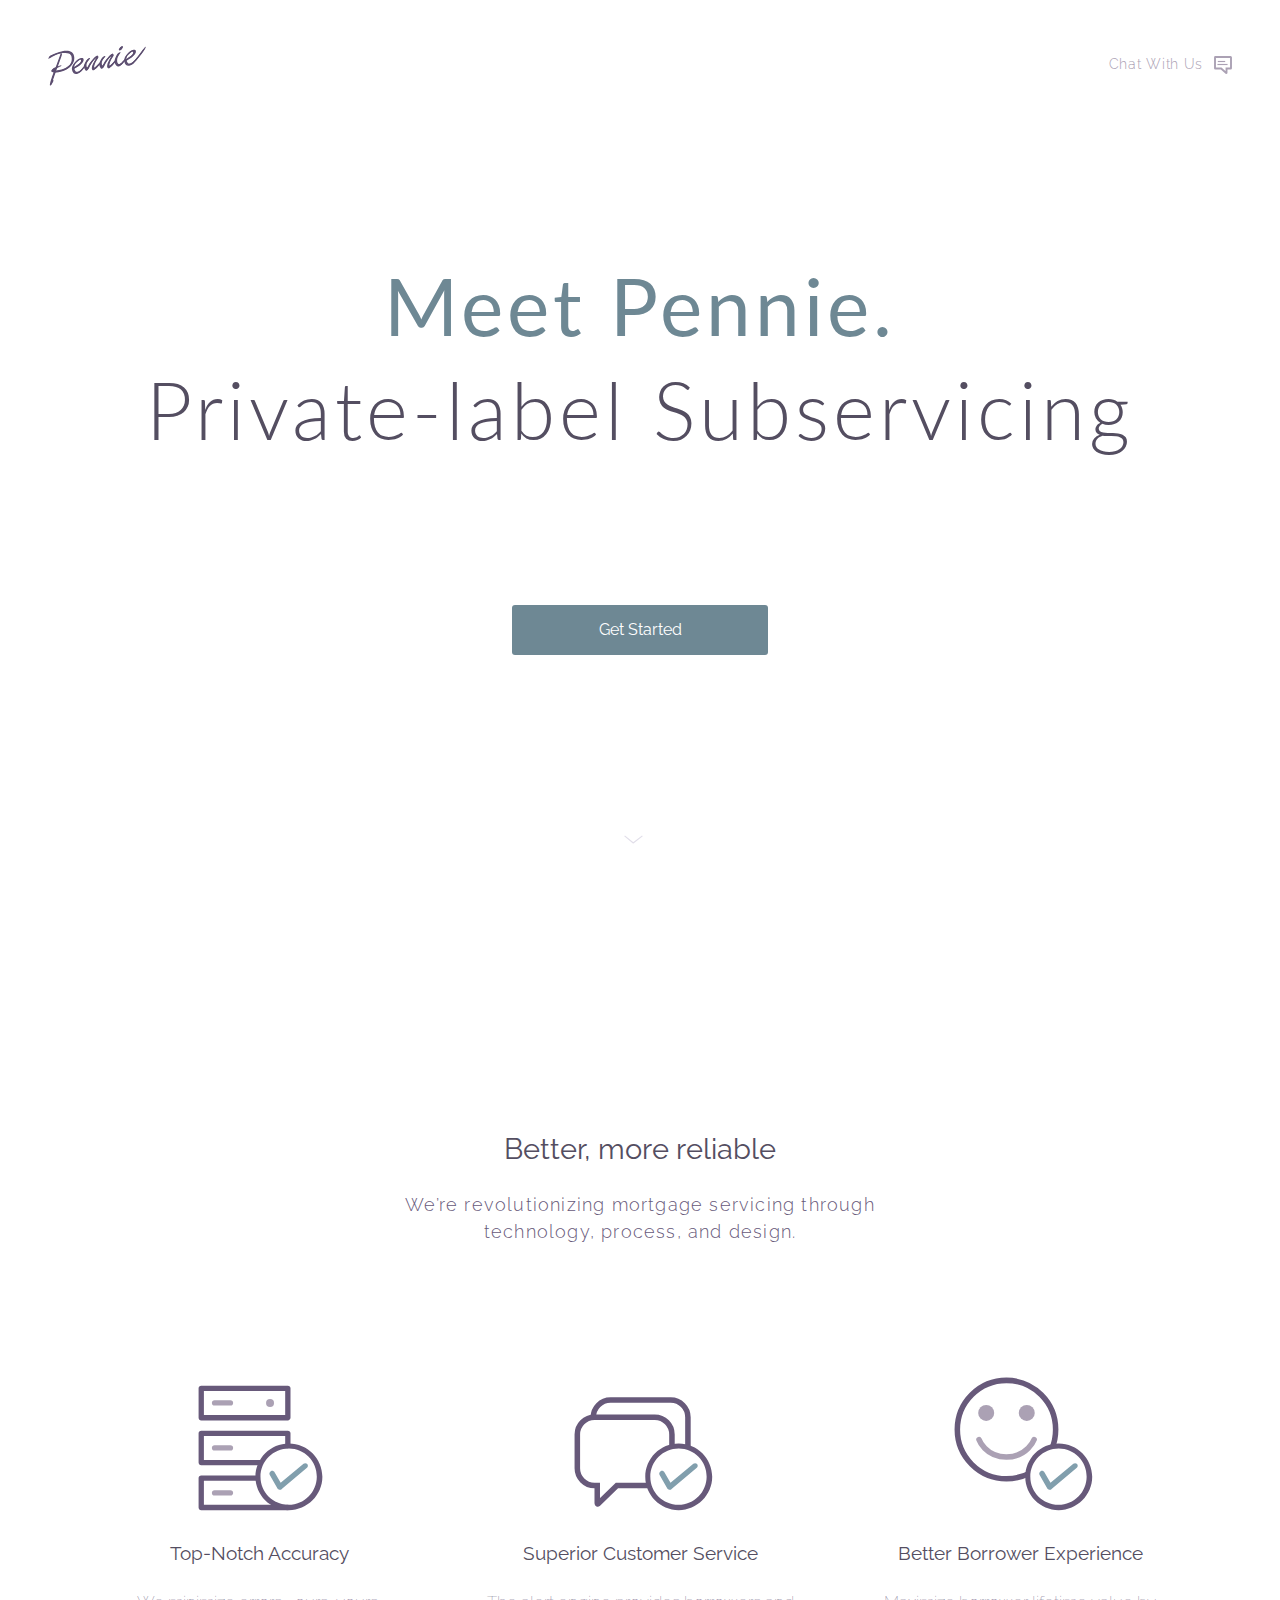
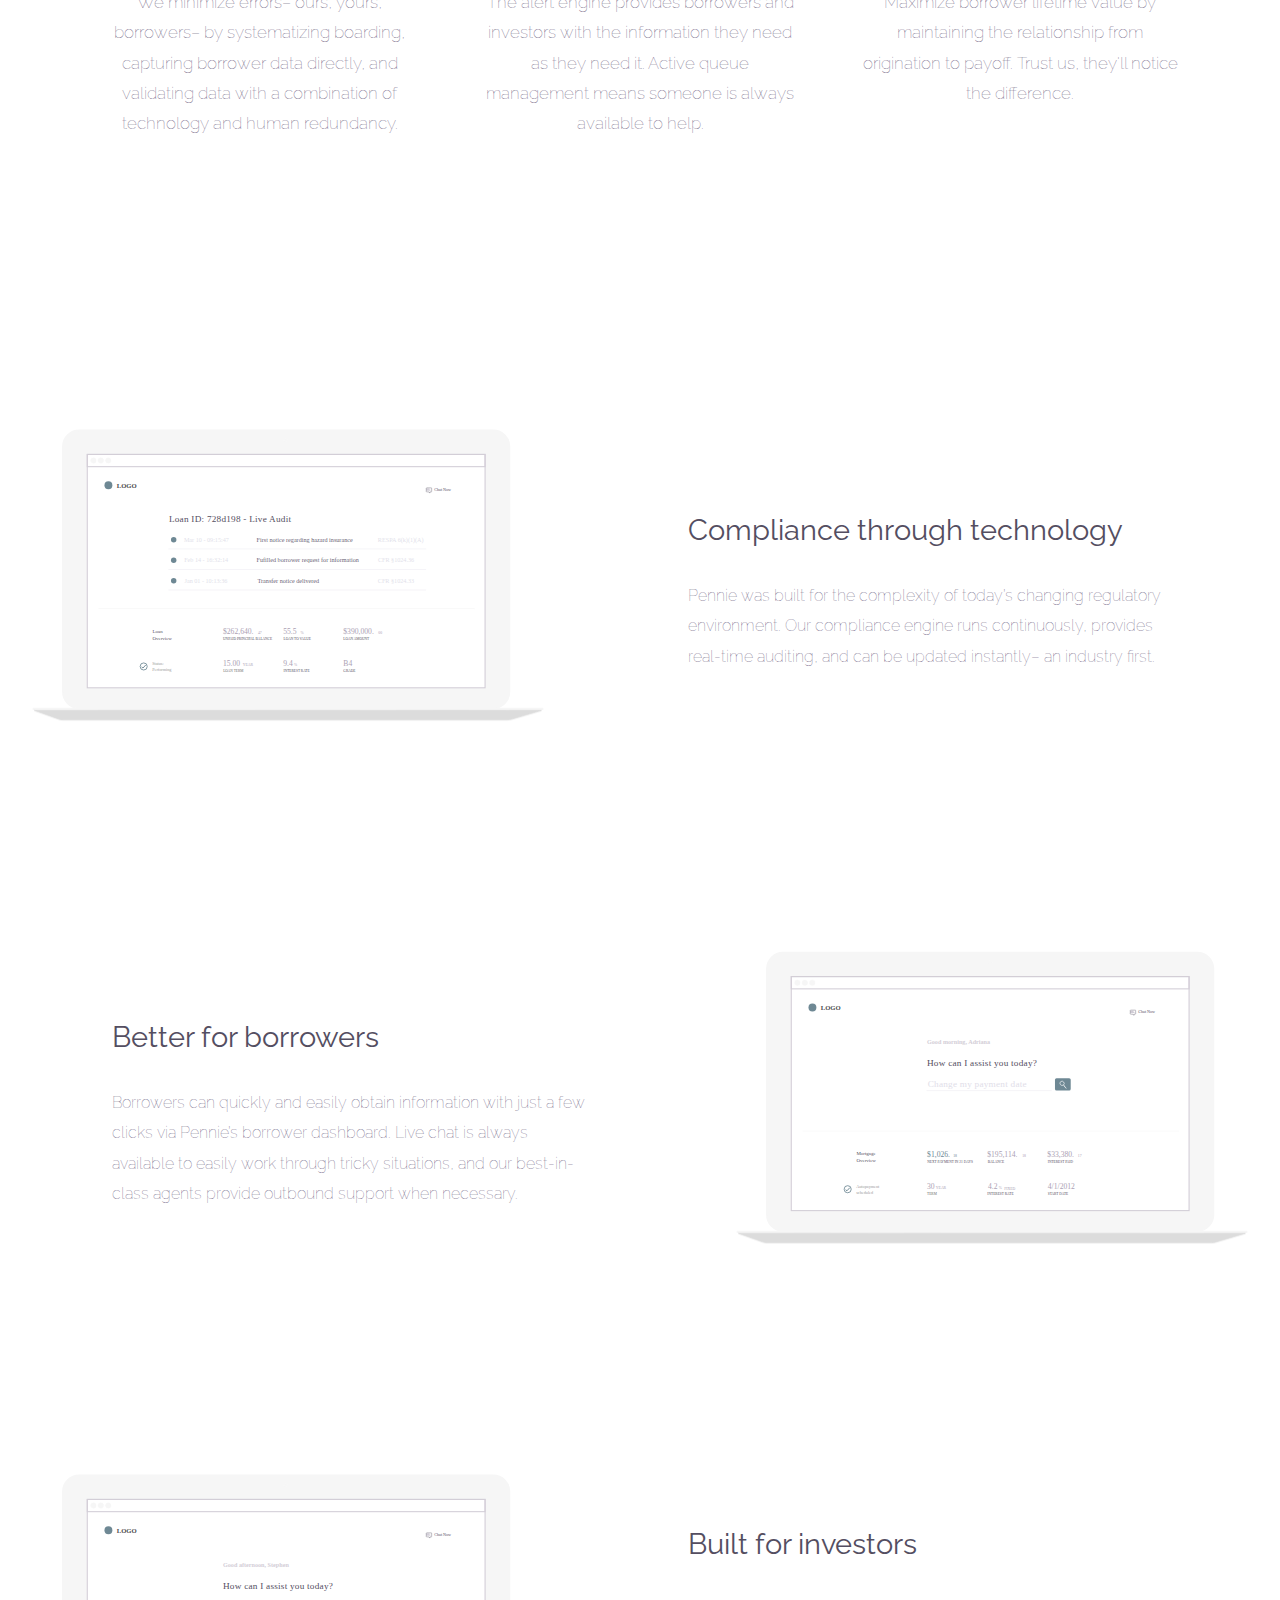
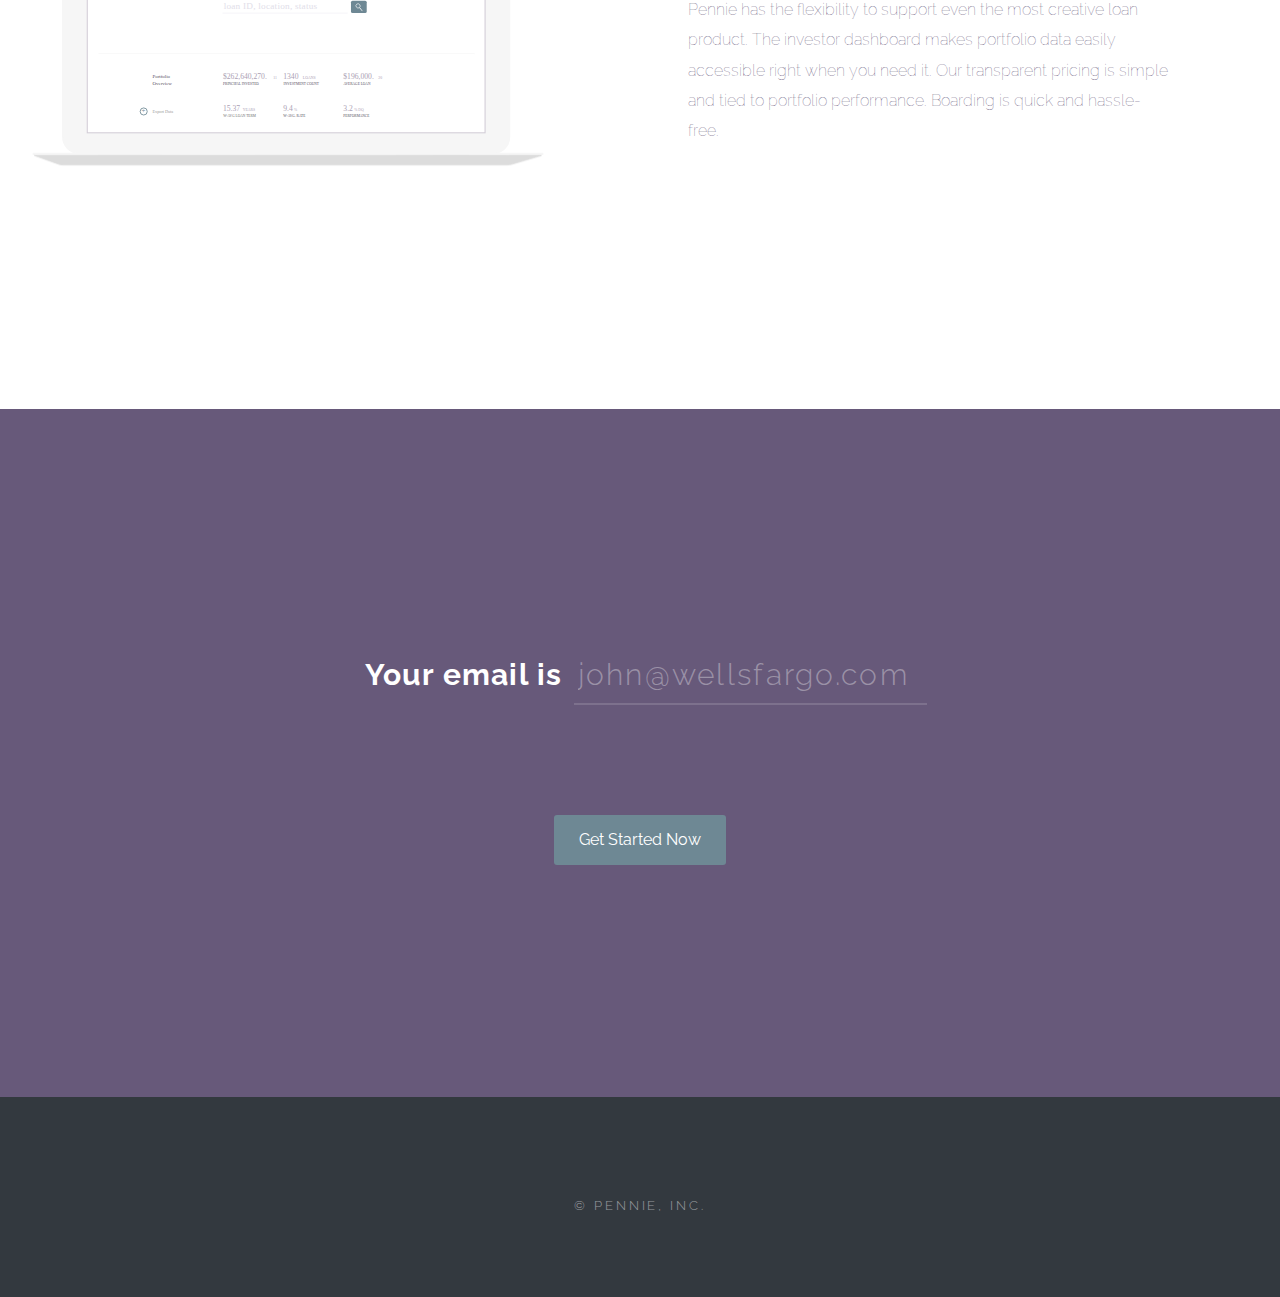
<file: index.html>
<!DOCTYPE HTML>
<!--
	Spectral by HTML5 UP
	html5up.net | @n33co
	Free for personal and commercial use under the CCA 3.0 license (html5up.net/license)
-->
<html>
	<head>
		<title>Meet Pennie</title>
		<meta charset="utf-8" />
		<meta name="viewport" content="width=device-width, initial-scale=1" />
		<!--[if lte IE 8]><script src="assets/js/ie/html5shiv.js"></script><![endif]-->
		<link rel="stylesheet" href="assets/css/main.css" />
		<!--[if lte IE 8]><link rel="stylesheet" href="assets/css/ie8.css" /><![endif]-->
		<!--[if lte IE 9]><link rel="stylesheet" href="assets/css/ie9.css" /><![endif]-->

		<link rel="apple-touch-icon" sizes="57x57" href="images/favicon/apple-icon-57x57.png">
		<link rel="apple-touch-icon" sizes="60x60" href="images/favicon/apple-icon-60x60.png">
		<link rel="apple-touch-icon" sizes="72x72" href="images/favicon/apple-icon-72x72.png">
		<link rel="apple-touch-icon" sizes="76x76" href="images/favicon/apple-icon-76x76.png">
		<link rel="apple-touch-icon" sizes="114x114" href="images/favicon/apple-icon-114x114.png">
		<link rel="apple-touch-icon" sizes="120x120" href="images/favicon/apple-icon-120x120.png">
		<link rel="apple-touch-icon" sizes="144x144" href="images/favicon/apple-icon-144x144.png">
		<link rel="apple-touch-icon" sizes="152x152" href="images/favicon/apple-icon-152x152.png">
		<link rel="apple-touch-icon" sizes="180x180" href="images/favicon/apple-icon-180x180.png">
		<link rel="icon" type="image/png" sizes="192x192"  href="images/favicon/android-icon-192x192.png">
		<link rel="icon" type="image/png" sizes="32x32" href="images/favicon/favicon-32x32.png">
		<link rel="icon" type="image/png" sizes="96x96" href="images/favicon/favicon-96x96.png">
		<link rel="icon" type="image/png" sizes="16x16" href="images/favicon/favicon-16x16.png">
		<link rel="manifest" href="images/favicon/manifest.json">
		<meta name="msapplication-TileColor" content="#ffffff">
		<meta name="msapplication-TileImage" content="/ms-icon-144x144.png">
		<meta name="theme-color" content="#ffffff">
	</head>
	<body class="landing">

		<!-- Page Wrapper -->
			<div id="page-wrapper">

				<!-- Header -->
					<header id="header" class="alt">
						<logo id="logo"></logo>
						<nav id="nav">
							<ul>
								<li class="special">
									<a href="signup.html" class="menuToggle"><span>Chat With Us</span></a>
									<div id="menu">
										<ul>
											<li><a href="index.html">Home</a></li>
											<li><a href="generic.html">Generic</a></li>
											<li><a href="elements.html">Elements</a></li>
											<li><a href="#">Sign Up</a></li>
											<li><a href="#">Log In</a></li>
										</ul>
									</div>
								</li>
							</ul>
						</nav>
					</header>

				<!-- Banner -->
					<section id="banner">
						<div class="inner">
							<h1 style="margin: 0; font-weight:400">Meet Pennie.</h1>
							<h1 style="color: #544E61;  font-weight:300">Private-label Subservicing</h1>
							<ul class="actions">
								<li><a href="#cta" class="button special">Get Started</a></li>
							</ul>
						</div>
						<a href="#one" class="more scrolly"></a>
					</section>

				<!-- One -->
					<section id="one" class="wrapper style1 special">
						<div class="inner">
							<header class="major">
								<h3>Better, more reliable</h3>
								<p>We’re revolutionizing mortgage servicing through<br /> 
								technology, process, and design.</p>
							</header>
							<ul class="page2">
								<li>
									<div class="icon1"><img src="images/accuracy_icon.svg" alt="" /></div>
									<h4>Top-Notch Accuracy</h4>
									<font size="5px">
										<h5>We minimize errors– ours, yours, borrowers– by systematizing boarding, capturing borrower data directly, and validating data with a combination of technology and human redundancy.</h5>
									</font>
								</li>
								<li>
									<div class="icon2"><img src="images/service_icon.svg" alt="" /></div>
									<h4>Superior Customer Service</h4>
									<font size="5px">
										<h5>The alert engine provides borrowers and investors with the information they need as they need it. Active queue management means someone is always available to help.</h5>
									</font>
								</li>
								<li >
									<div class="icon3"><img src="images/better_experience.svg" alt="" /></div>
									<h4>Better Borrower Experience</h4>
									<font size="5px">
										<h5>Maximize borrower lifetime value by maintaining the relationship from origination to payoff. Trust us, they'll notice the difference.</h5>
									</font>
								</li>
							</ul>
						</div>
					</section>

				<!-- Two -->
					<section id="two" class="wrapper alt style2">
						<section class="spotlight">
							<div class="content">
								<h3>Compliance through technology</h3>
								<h5>Pennie was built for the complexity of today’s changing regulatory environment. Our compliance engine runs continuously, provides real-time auditing, and can be updated instantly– an industry first.</h5>
							</div>
							<div class="image"><img src="images/compliance.svg" alt="" /></div>
						</section>
						<section class="spotlight">
							<div class="content">
								<h3>Better for borrowers</h3>
								<h5>Borrowers can quickly and easily obtain information with just a few clicks via Pennie’s borrower dashboard. Live chat is always available to easily work through tricky situations, and our best-in-class agents provide outbound support when necessary.</h5>
							</div>
							<div class="image"><img src="images/borrower.svg" alt="" /></div>
						</section>
						<section class="spotlight">
							<div class="content">
								<h3>Built for investors</h3>
								<h5>Pennie has the flexibility to support even the most creative loan product. The investor dashboard makes portfolio data easily accessible right when you need it. Our transparent pricing is simple and tied to portfolio performance. Boarding is quick and hassle-free.</h5>
							</div>
							<div class="image"><img src="images/investor.svg" alt="" /></div>
						</section>
					</section>
			
				<!-- Three -->
			<!--		<section id="three" class="wrapper style3 special">
						<div class="inner">
							<header class="major">
								<h2>Accumsan mus tortor nunc aliquet</h2>
								<p>Aliquam ut ex ut augue consectetur interdum. Donec amet imperdiet eleifend<br />
								fringilla tincidunt. Nullam dui leo Aenean mi ligula, rhoncus ullamcorper.</p>
							</header>
							<ul class="features">
								<li class="icon fa-paper-plane-o">
									<h3>Arcu accumsan</h3>
									<p>Augue consectetur sed interdum imperdiet et ipsum. Mauris lorem tincidunt nullam amet leo Aenean ligula consequat consequat.</p>
								</li>
								<li class="icon fa-laptop">
									<h3>Ac Augue Eget</h3>
									<p>Augue consectetur sed interdum imperdiet et ipsum. Mauris lorem tincidunt nullam amet leo Aenean ligula consequat consequat.</p>
								</li>
								<li class="icon fa-code">
									<h3>Mus Scelerisque</h3>
									<p>Augue consectetur sed interdum imperdiet et ipsum. Mauris lorem tincidunt nullam amet leo Aenean ligula consequat consequat.</p>
								</li>
								<li class="icon fa-headphones">
									<h3>Mauris Imperdiet</h3>
									<p>Augue consectetur sed interdum imperdiet et ipsum. Mauris lorem tincidunt nullam amet leo Aenean ligula consequat consequat.</p>
								</li>
								<li class="icon fa-heart-o">
									<h3>Aenean Primis</h3>
									<p>Augue consectetur sed interdum imperdiet et ipsum. Mauris lorem tincidunt nullam amet leo Aenean ligula consequat consequat.</p>
								</li>
								<li class="icon fa-flag-o">
									<h3>Tortor Ut</h3>
									<p>Augue consectetur sed interdum imperdiet et ipsum. Mauris lorem tincidunt nullam amet leo Aenean ligula consequat consequat.</p>
								</li>
							</ul>
						</div>
					</section>
			-->
				<!-- CTA -->
					<section id="cta" class="wrapper style4">
						<div class="inner">
						<!--	<header>
								<h2>Arcue ut vel commodo</h2>
								<p>Aliquam ut ex ut augue consectetur interdum endrerit imperdiet amet eleifend fringilla.</p>
							</header> -->
						<div style="margin: auto">
									<form method="post" action="#">
										<div>
											<table>
												<tr>
													<td>	<label for="email">Your email is </label></td>
													<td>	<input type="text" name="email" id="email" placeholder="john@wellsfargo.com" autocomplete="off"></td>
												</tr>
											</table>
										</div>
									</form>
						<!--	<ul class="actions vertical">
								<li><a href="#" class="button fit special">Activate</a></li>
								<li><a href="#" class="button fit">Learn More</a></li>
							</ul> -->
							<ul class="actions">
								<li><a href="" class="button submit">Get Started Now</a></li>
							</ul>
						</div>	
						</div>
					</section>

				<!-- Footer -->
					<footer id="footer">
						<ul class="copyright">
							<li>&copy; Pennie, inc.</li>
						</ul>
					</footer>

			</div>

		<!-- Scripts -->
			<script src="assets/js/jquery.min.js"></script>
			<script src="assets/js/jquery.scrollex.min.js"></script>
			<script src="assets/js/jquery.scrolly.min.js"></script>
			<script src="assets/js/skel.min.js"></script>
			<script src="assets/js/util.js"></script>
			<!--[if lte IE 8]><script src="assets/js/ie/respond.min.js"></script><![endif]-->
			<script src="assets/js/main.js"></script>

	</body>
</html>
</file>
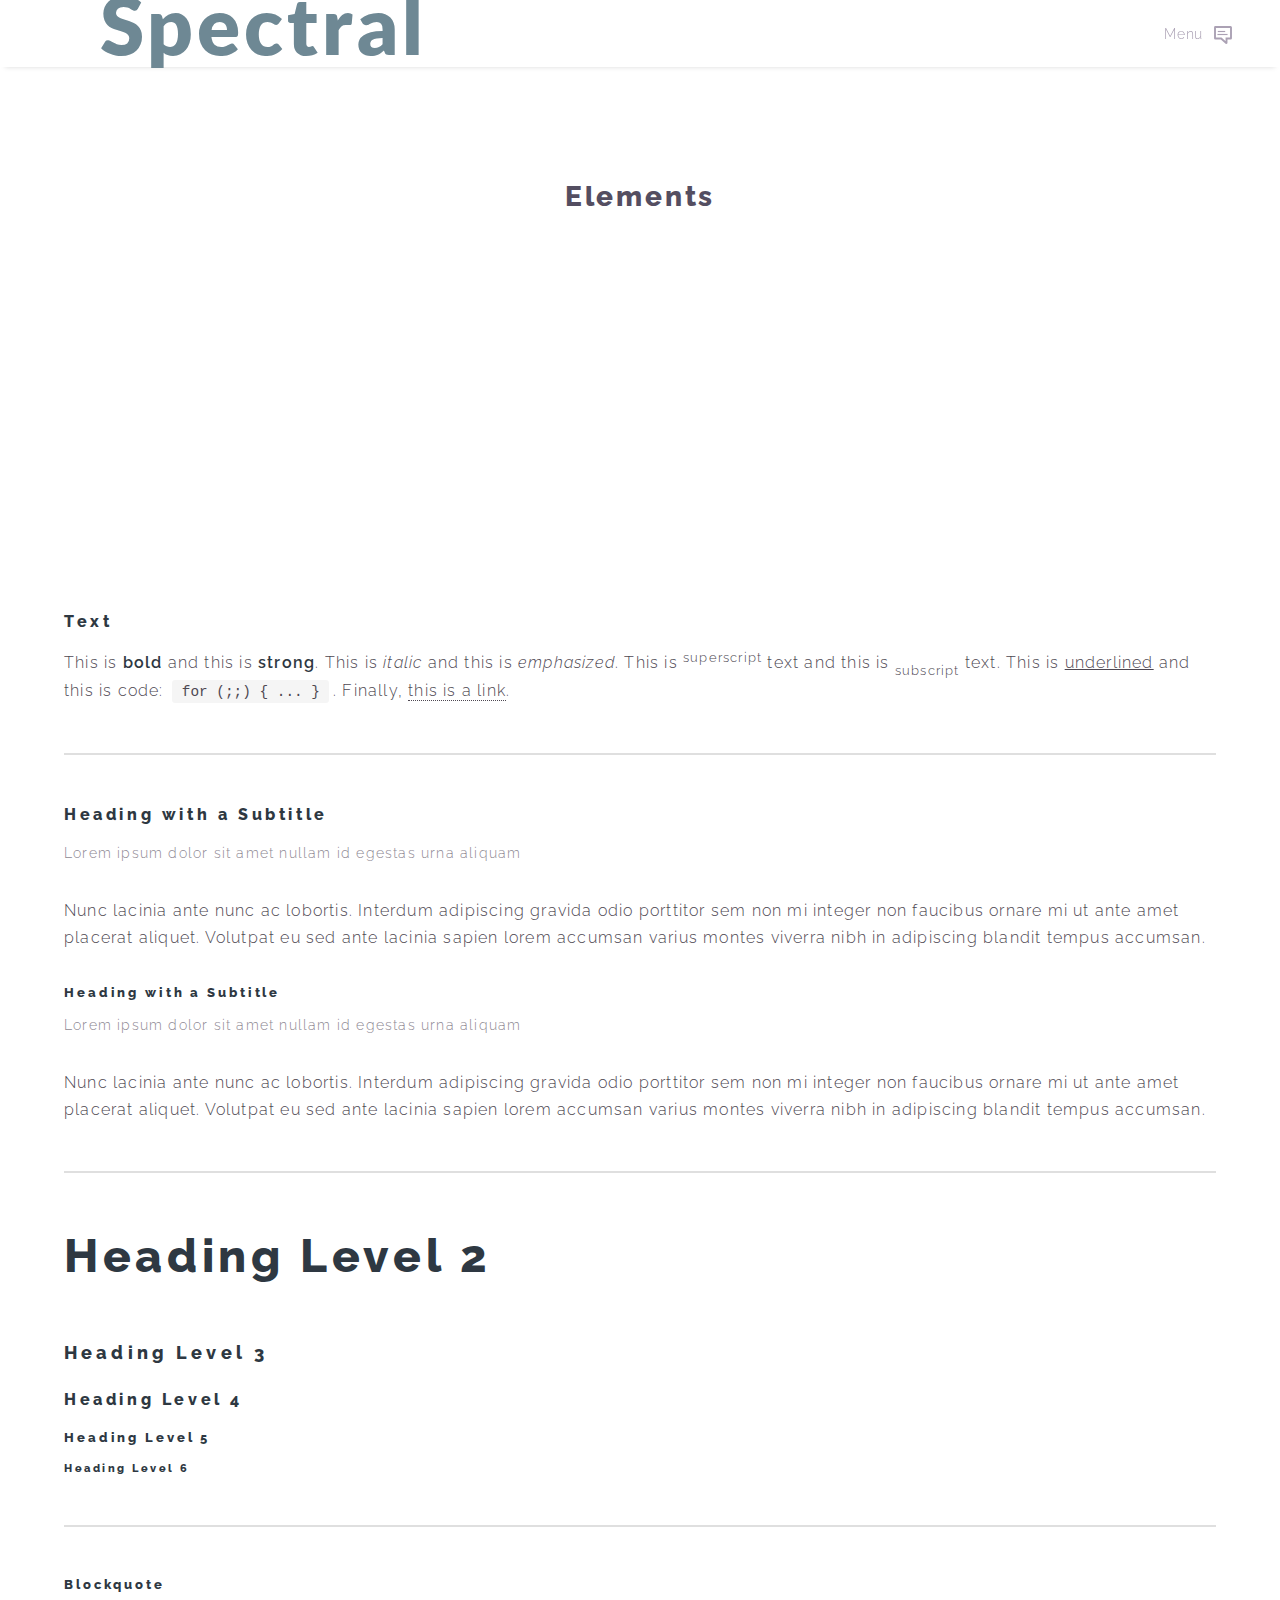
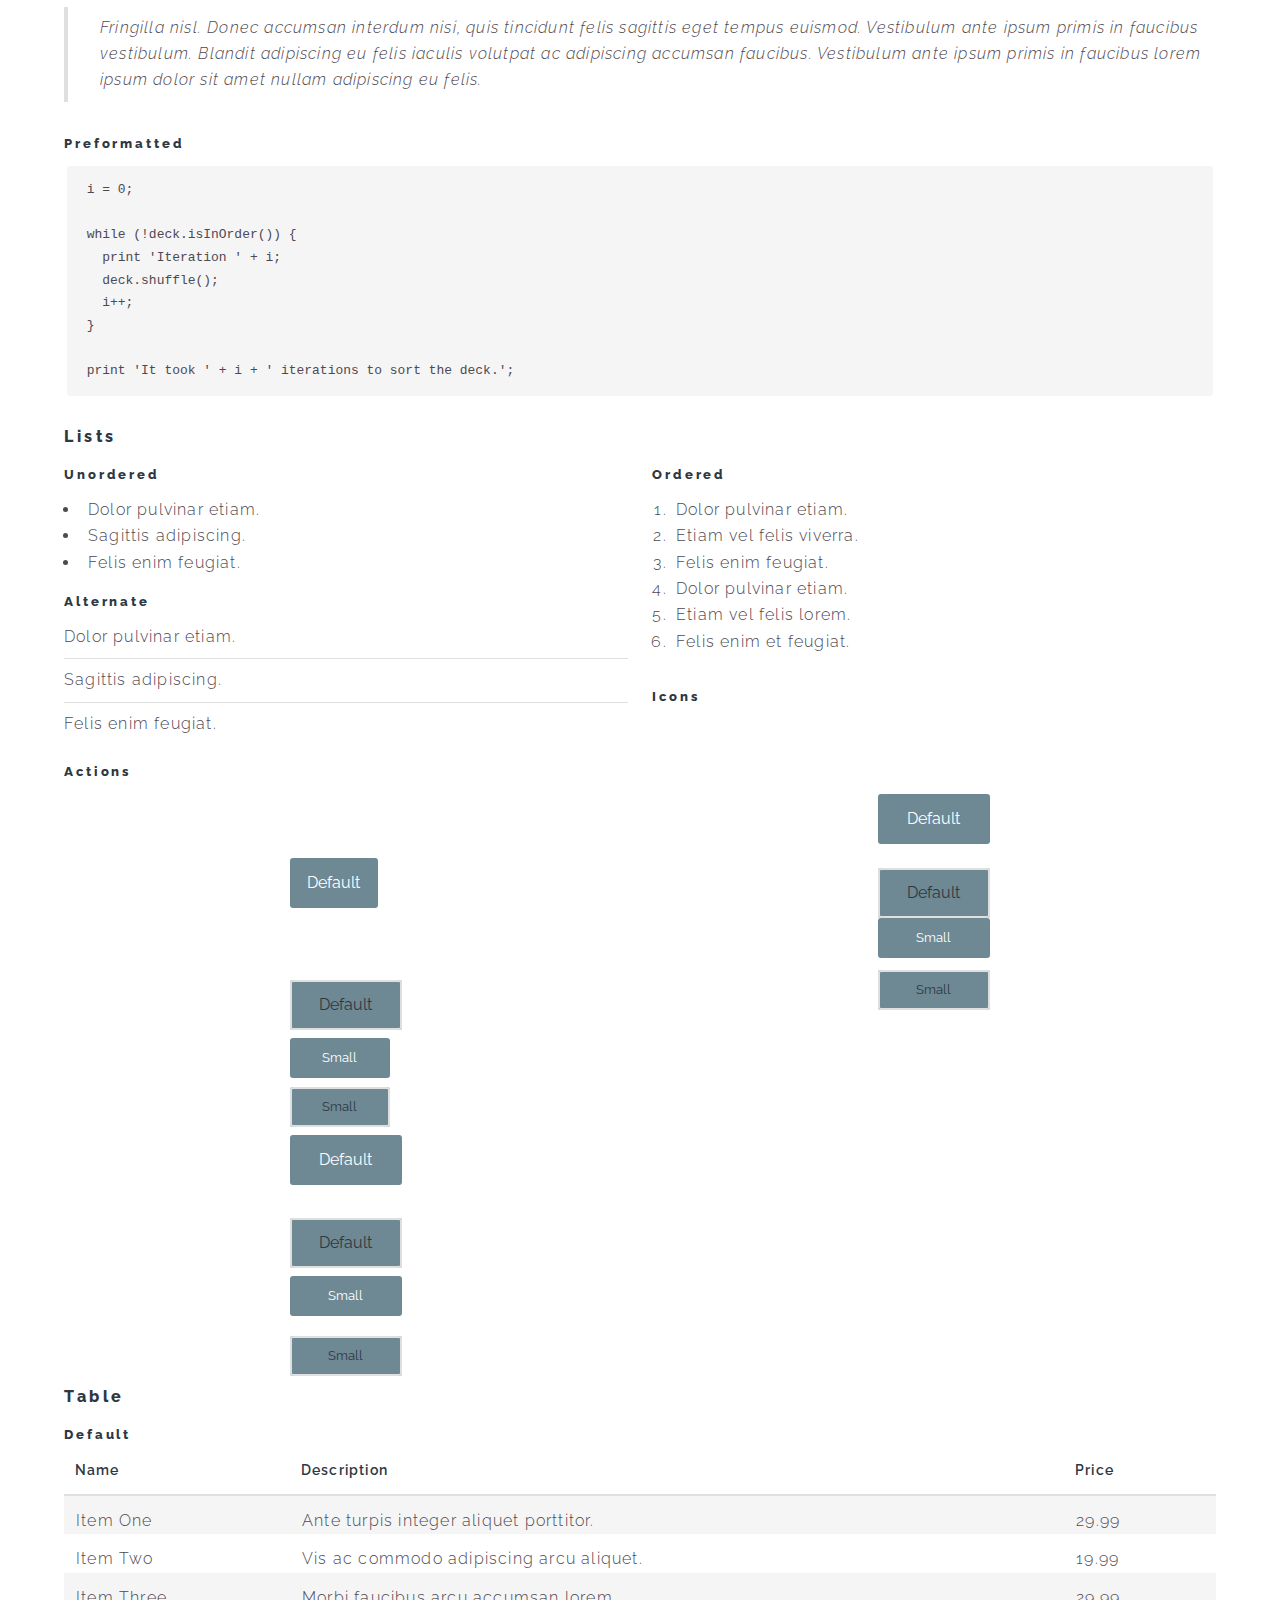
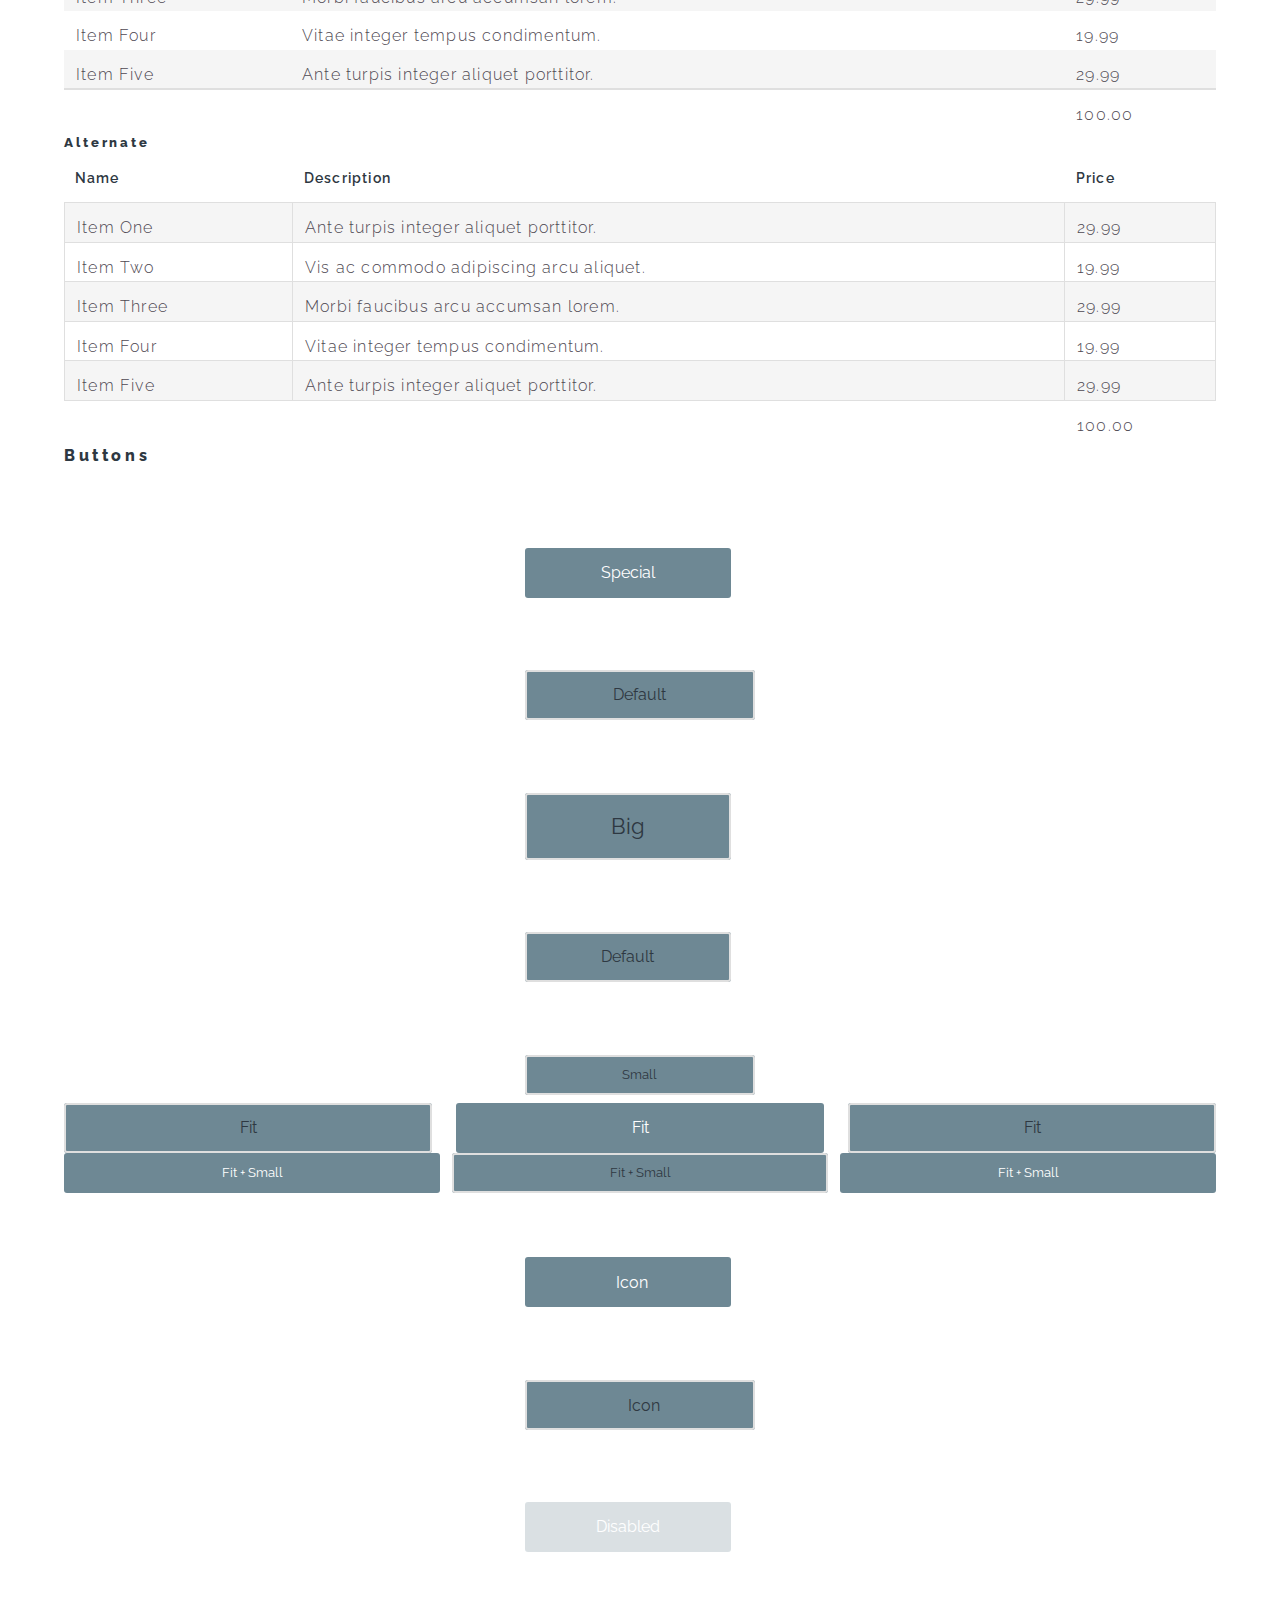
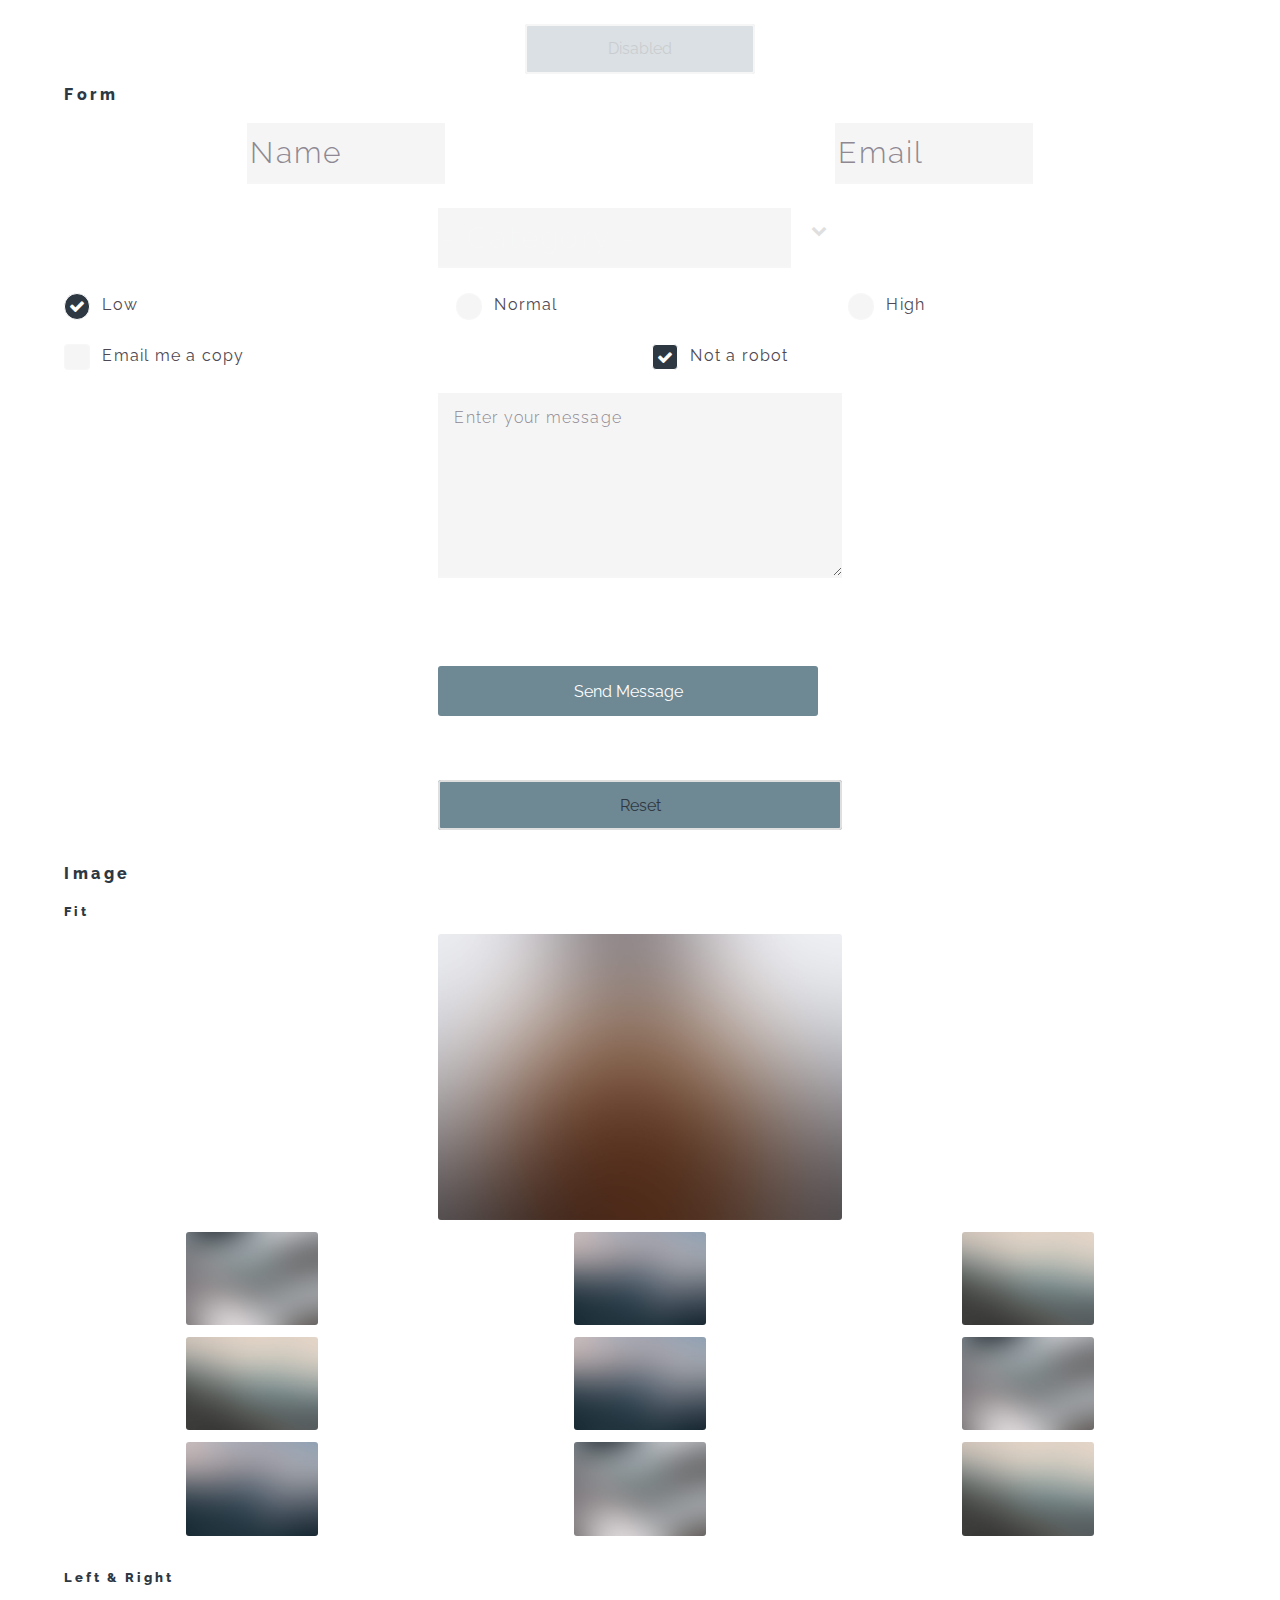
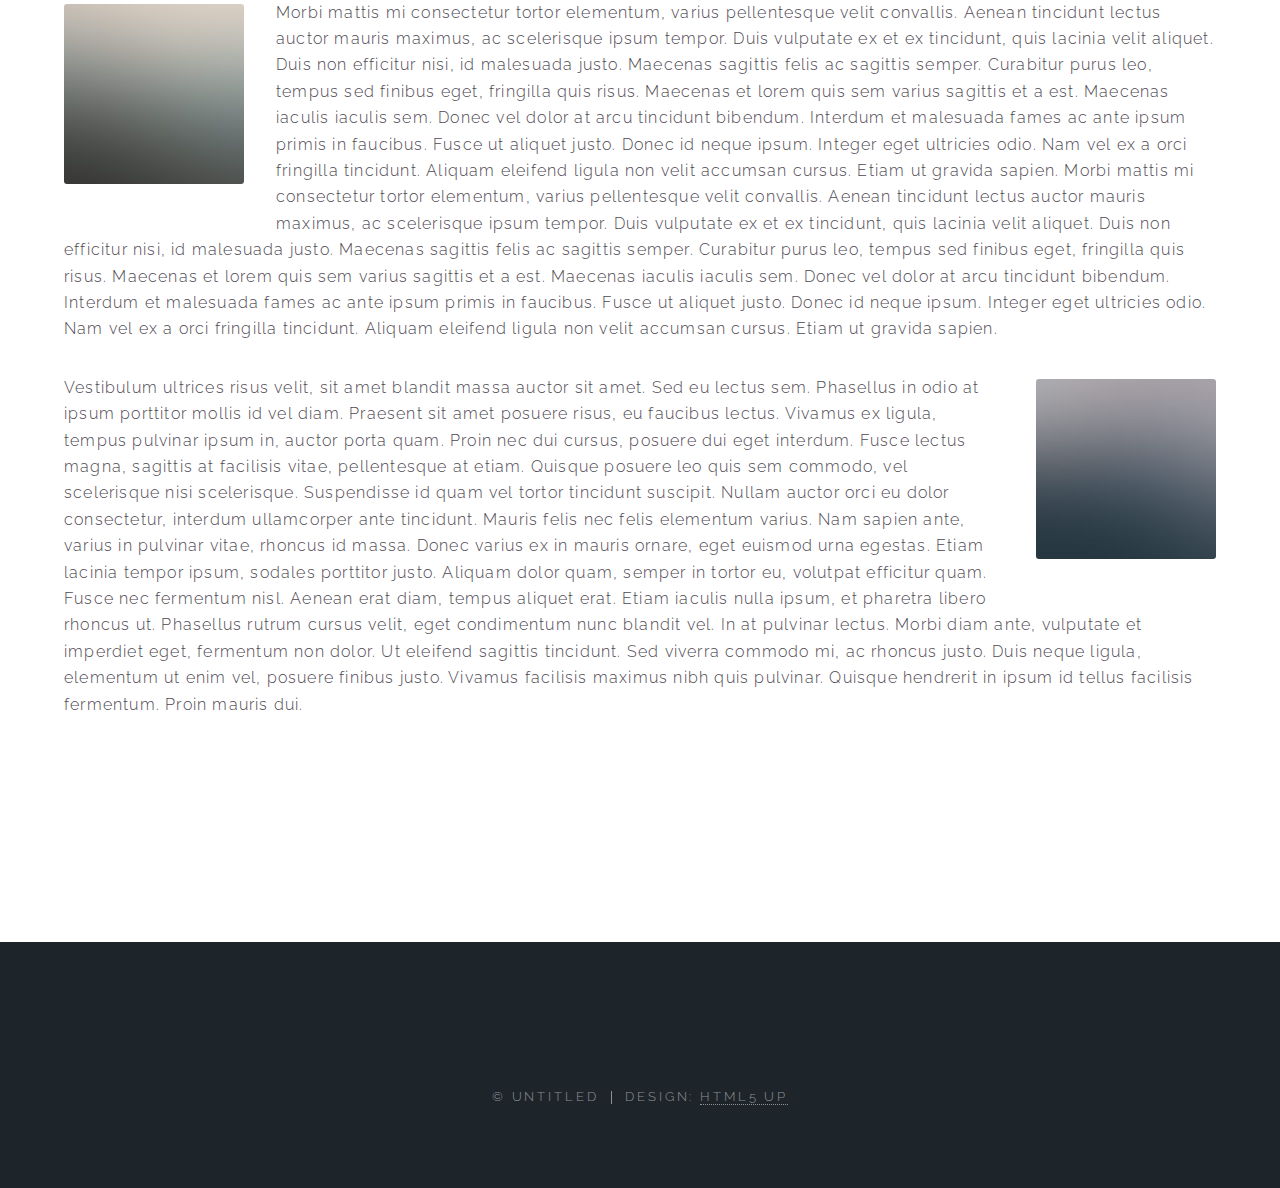
<file: elements.html>
<!DOCTYPE HTML>
<!--
	Spectral by HTML5 UP
	html5up.net | @n33co
	Free for personal and commercial use under the CCA 3.0 license (html5up.net/license)
-->
<html>
	<head>
		<title>Elements - Spectral by HTML5 UP</title>
		<meta charset="utf-8" />
		<meta name="viewport" content="width=device-width, initial-scale=1" />
		<!--[if lte IE 8]><script src="assets/js/ie/html5shiv.js"></script><![endif]-->
		<link rel="stylesheet" href="assets/css/main.css" />
		<!--[if lte IE 8]><link rel="stylesheet" href="assets/css/ie8.css" /><![endif]-->
		<!--[if lte IE 9]><link rel="stylesheet" href="assets/css/ie9.css" /><![endif]-->
	</head>
	<body>

		<!-- Page Wrapper -->
			<div id="page-wrapper">

				<!-- Header -->
					<header id="header">
						<h1><a href="index.html">Spectral</a></h1>
						<nav id="nav">
							<ul>
								<li class="special">
									<a href="#menu" class="menuToggle"><span>Menu</span></a>
									<div id="menu">
										<ul>
											<li><a href="index.html">Home</a></li>
											<li><a href="generic.html">Generic</a></li>
											<li><a href="elements.html">Elements</a></li>
											<li><a href="#">Sign Up</a></li>
											<li><a href="#">Log In</a></li>
										</ul>
									</div>
								</li>
							</ul>
						</nav>
					</header>

				<!-- Main -->
					<article id="main">
						<header>
							<h2>Elements</h2>
							<p>Aliquam ut ex ut interdum donec amet imperdiet eleifend</p>
						</header>
						<section class="wrapper style5">
							<div class="inner">

								<section>
									<h4>Text</h4>
									<p>This is <b>bold</b> and this is <strong>strong</strong>. This is <i>italic</i> and this is <em>emphasized</em>.
									This is <sup>superscript</sup> text and this is <sub>subscript</sub> text.
									This is <u>underlined</u> and this is code: <code>for (;;) { ... }</code>. Finally, <a href="#">this is a link</a>.</p>
									<hr />
									<header>
										<h4>Heading with a Subtitle</h4>
										<p>Lorem ipsum dolor sit amet nullam id egestas urna aliquam</p>
									</header>
									<p>Nunc lacinia ante nunc ac lobortis. Interdum adipiscing gravida odio porttitor sem non mi integer non faucibus ornare mi ut ante amet placerat aliquet. Volutpat eu sed ante lacinia sapien lorem accumsan varius montes viverra nibh in adipiscing blandit tempus accumsan.</p>
									<header>
										<h5>Heading with a Subtitle</h5>
										<p>Lorem ipsum dolor sit amet nullam id egestas urna aliquam</p>
									</header>
									<p>Nunc lacinia ante nunc ac lobortis. Interdum adipiscing gravida odio porttitor sem non mi integer non faucibus ornare mi ut ante amet placerat aliquet. Volutpat eu sed ante lacinia sapien lorem accumsan varius montes viverra nibh in adipiscing blandit tempus accumsan.</p>
									<hr />
									<h2>Heading Level 2</h2>
									<h3>Heading Level 3</h3>
									<h4>Heading Level 4</h4>
									<h5>Heading Level 5</h5>
									<h6>Heading Level 6</h6>
									<hr />
									<h5>Blockquote</h5>
									<blockquote>Fringilla nisl. Donec accumsan interdum nisi, quis tincidunt felis sagittis eget tempus euismod. Vestibulum ante ipsum primis in faucibus vestibulum. Blandit adipiscing eu felis iaculis volutpat ac adipiscing accumsan faucibus. Vestibulum ante ipsum primis in faucibus lorem ipsum dolor sit amet nullam adipiscing eu felis.</blockquote>
									<h5>Preformatted</h5>
									<pre><code>i = 0;

while (!deck.isInOrder()) {
  print 'Iteration ' + i;
  deck.shuffle();
  i++;
}

print 'It took ' + i + ' iterations to sort the deck.';</code></pre>
								</section>

								<section>
									<h4>Lists</h4>
									<div class="row">
										<div class="6u 12u$(medium)">
											<h5>Unordered</h5>
											<ul>
												<li>Dolor pulvinar etiam.</li>
												<li>Sagittis adipiscing.</li>
												<li>Felis enim feugiat.</li>
											</ul>
											<h5>Alternate</h5>
											<ul class="alt">
												<li>Dolor pulvinar etiam.</li>
												<li>Sagittis adipiscing.</li>
												<li>Felis enim feugiat.</li>
											</ul>
										</div>
										<div class="6u$ 12u$(medium)">
											<h5>Ordered</h5>
											<ol>
												<li>Dolor pulvinar etiam.</li>
												<li>Etiam vel felis viverra.</li>
												<li>Felis enim feugiat.</li>
												<li>Dolor pulvinar etiam.</li>
												<li>Etiam vel felis lorem.</li>
												<li>Felis enim et feugiat.</li>
											</ol>
											<h5>Icons</h5>
											<ul class="icons">
												<li><a href="#" class="icon fa-twitter"><span class="label">Twitter</span></a></li>
												<li><a href="#" class="icon fa-facebook"><span class="label">Facebook</span></a></li>
												<li><a href="#" class="icon fa-instagram"><span class="label">Instagram</span></a></li>
												<li><a href="#" class="icon fa-github"><span class="label">Github</span></a></li>
											</ul>
										</div>
									</div>
									<h5>Actions</h5>
									<div class="row">
										<div class="6u 12u$(medium)">
											<ul class="actions">
												<li><a href="#" class="button special">Default</a></li>
												<li><a href="#" class="button">Default</a></li>
											</ul>
											<ul class="actions small">
												<li><a href="#" class="button special small">Small</a></li>
												<li><a href="#" class="button small">Small</a></li>
											</ul>
											<ul class="actions vertical">
												<li><a href="#" class="button special">Default</a></li>
												<li><a href="#" class="button">Default</a></li>
											</ul>
											<ul class="actions vertical small">
												<li><a href="#" class="button special small">Small</a></li>
												<li><a href="#" class="button small">Small</a></li>
											</ul>
										</div>
										<div class="6u 12u$(medium)">
											<ul class="actions vertical">
												<li><a href="#" class="button special fit">Default</a></li>
												<li><a href="#" class="button fit">Default</a></li>
											</ul>
											<ul class="actions vertical small">
												<li><a href="#" class="button special small fit">Small</a></li>
												<li><a href="#" class="button small fit">Small</a></li>
											</ul>
										</div>
									</div>
								</section>

								<section>
									<h4>Table</h4>
									<h5>Default</h5>
									<div class="table-wrapper">
										<table>
											<thead>
												<tr>
													<th>Name</th>
													<th>Description</th>
													<th>Price</th>
												</tr>
											</thead>
											<tbody>
												<tr>
													<td>Item One</td>
													<td>Ante turpis integer aliquet porttitor.</td>
													<td>29.99</td>
												</tr>
												<tr>
													<td>Item Two</td>
													<td>Vis ac commodo adipiscing arcu aliquet.</td>
													<td>19.99</td>
												</tr>
												<tr>
													<td>Item Three</td>
													<td> Morbi faucibus arcu accumsan lorem.</td>
													<td>29.99</td>
												</tr>
												<tr>
													<td>Item Four</td>
													<td>Vitae integer tempus condimentum.</td>
													<td>19.99</td>
												</tr>
												<tr>
													<td>Item Five</td>
													<td>Ante turpis integer aliquet porttitor.</td>
													<td>29.99</td>
												</tr>
											</tbody>
											<tfoot>
												<tr>
													<td colspan="2"></td>
													<td>100.00</td>
												</tr>
											</tfoot>
										</table>
									</div>

									<h5>Alternate</h5>
									<div class="table-wrapper">
										<table class="alt">
											<thead>
												<tr>
													<th>Name</th>
													<th>Description</th>
													<th>Price</th>
												</tr>
											</thead>
											<tbody>
												<tr>
													<td>Item One</td>
													<td>Ante turpis integer aliquet porttitor.</td>
													<td>29.99</td>
												</tr>
												<tr>
													<td>Item Two</td>
													<td>Vis ac commodo adipiscing arcu aliquet.</td>
													<td>19.99</td>
												</tr>
												<tr>
													<td>Item Three</td>
													<td> Morbi faucibus arcu accumsan lorem.</td>
													<td>29.99</td>
												</tr>
												<tr>
													<td>Item Four</td>
													<td>Vitae integer tempus condimentum.</td>
													<td>19.99</td>
												</tr>
												<tr>
													<td>Item Five</td>
													<td>Ante turpis integer aliquet porttitor.</td>
													<td>29.99</td>
												</tr>
											</tbody>
											<tfoot>
												<tr>
													<td colspan="2"></td>
													<td>100.00</td>
												</tr>
											</tfoot>
										</table>
									</div>
								</section>

								<section>
									<h4>Buttons</h4>
									<ul class="actions">
										<li><a href="#" class="button special">Special</a></li>
										<li><a href="#" class="button">Default</a></li>
									</ul>
									<ul class="actions">
										<li><a href="#" class="button big">Big</a></li>
										<li><a href="#" class="button">Default</a></li>
										<li><a href="#" class="button small">Small</a></li>
									</ul>
									<ul class="actions fit">
										<li><a href="#" class="button fit">Fit</a></li>
										<li><a href="#" class="button special fit">Fit</a></li>
										<li><a href="#" class="button fit">Fit</a></li>
									</ul>
									<ul class="actions fit small">
										<li><a href="#" class="button special fit small">Fit + Small</a></li>
										<li><a href="#" class="button fit small">Fit + Small</a></li>
										<li><a href="#" class="button special fit small">Fit + Small</a></li>
									</ul>
									<ul class="actions">
										<li><a href="#" class="button special icon fa-download">Icon</a></li>
										<li><a href="#" class="button icon fa-download">Icon</a></li>
									</ul>
									<ul class="actions">
										<li><span class="button special disabled">Disabled</span></li>
										<li><span class="button disabled">Disabled</span></li>
									</ul>
								</section>

								<section>
									<h4>Form</h4>
									<form method="post" action="#">
										<div class="row uniform">
											<div class="6u 12u$(xsmall)">
												<input type="text" name="demo-name" id="demo-name" value="" placeholder="Name" />
											</div>
											<div class="6u$ 12u$(xsmall)">
												<input type="email" name="demo-email" id="demo-email" value="" placeholder="Email" />
											</div>
											<div class="12u$">
												<div class="select-wrapper">
													<select name="demo-category" id="demo-category">
														<option value="">- Category -</option>
														<option value="1">Manufacturing</option>
														<option value="1">Shipping</option>
														<option value="1">Administration</option>
														<option value="1">Human Resources</option>
													</select>
												</div>
											</div>
											<div class="4u 12u$(small)">
												<input type="radio" id="demo-priority-low" name="demo-priority" checked>
												<label for="demo-priority-low">Low</label>
											</div>
											<div class="4u 12u$(small)">
												<input type="radio" id="demo-priority-normal" name="demo-priority">
												<label for="demo-priority-normal">Normal</label>
											</div>
											<div class="4u$ 12u$(small)">
												<input type="radio" id="demo-priority-high" name="demo-priority">
												<label for="demo-priority-high">High</label>
											</div>
											<div class="6u 12u$(small)">
												<input type="checkbox" id="demo-copy" name="demo-copy">
												<label for="demo-copy">Email me a copy</label>
											</div>
											<div class="6u$ 12u$(small)">
												<input type="checkbox" id="demo-human" name="demo-human" checked>
												<label for="demo-human">Not a robot</label>
											</div>
											<div class="12u$">
												<textarea name="demo-message" id="demo-message" placeholder="Enter your message" rows="6"></textarea>
											</div>
											<div class="12u$">
												<ul class="actions">
													<li><input type="submit" value="Send Message" class="special" /></li>
													<li><input type="reset" value="Reset" /></li>
												</ul>
											</div>
										</div>
									</form>
								</section>

								<section>
									<h4>Image</h4>
									<h5>Fit</h5>
									<div class="box alt">
										<div class="row uniform 50%">
											<div class="12u"><span class="image fit"><img src="images/banner.jpg" alt="" /></span></div>
											<div class="4u"><span class="image fit"><img src="images/pic01.jpg" alt="" /></span></div>
											<div class="4u"><span class="image fit"><img src="images/pic02.jpg" alt="" /></span></div>
											<div class="4u"><span class="image fit"><img src="images/pic03.jpg" alt="" /></span></div>
											<div class="4u"><span class="image fit"><img src="images/pic03.jpg" alt="" /></span></div>
											<div class="4u"><span class="image fit"><img src="images/pic02.jpg" alt="" /></span></div>
											<div class="4u"><span class="image fit"><img src="images/pic01.jpg" alt="" /></span></div>
											<div class="4u"><span class="image fit"><img src="images/pic02.jpg" alt="" /></span></div>
											<div class="4u"><span class="image fit"><img src="images/pic01.jpg" alt="" /></span></div>
											<div class="4u"><span class="image fit"><img src="images/pic03.jpg" alt="" /></span></div>
										</div>
									</div>
									<h5>Left &amp; Right</h5>
									<p><span class="image left"><img src="images/pic04.jpg" alt="" /></span>Morbi mattis mi consectetur tortor elementum, varius pellentesque velit convallis. Aenean tincidunt lectus auctor mauris maximus, ac scelerisque ipsum tempor. Duis vulputate ex et ex tincidunt, quis lacinia velit aliquet. Duis non efficitur nisi, id malesuada justo. Maecenas sagittis felis ac sagittis semper. Curabitur purus leo, tempus sed finibus eget, fringilla quis risus. Maecenas et lorem quis sem varius sagittis et a est. Maecenas iaculis iaculis sem. Donec vel dolor at arcu tincidunt bibendum. Interdum et malesuada fames ac ante ipsum primis in faucibus. Fusce ut aliquet justo. Donec id neque ipsum. Integer eget ultricies odio. Nam vel ex a orci fringilla tincidunt. Aliquam eleifend ligula non velit accumsan cursus. Etiam ut gravida sapien. Morbi mattis mi consectetur tortor elementum, varius pellentesque velit convallis. Aenean tincidunt lectus auctor mauris maximus, ac scelerisque ipsum tempor. Duis vulputate ex et ex tincidunt, quis lacinia velit aliquet. Duis non efficitur nisi, id malesuada justo. Maecenas sagittis felis ac sagittis semper. Curabitur purus leo, tempus sed finibus eget, fringilla quis risus. Maecenas et lorem quis sem varius sagittis et a est. Maecenas iaculis iaculis sem. Donec vel dolor at arcu tincidunt bibendum. Interdum et malesuada fames ac ante ipsum primis in faucibus. Fusce ut aliquet justo. Donec id neque ipsum. Integer eget ultricies odio. Nam vel ex a orci fringilla tincidunt. Aliquam eleifend ligula non velit accumsan cursus. Etiam ut gravida sapien.</p>
									<p><span class="image right"><img src="images/pic05.jpg" alt="" /></span>Vestibulum ultrices risus velit, sit amet blandit massa auctor sit amet. Sed eu lectus sem. Phasellus in odio at ipsum porttitor mollis id vel diam. Praesent sit amet posuere risus, eu faucibus lectus. Vivamus ex ligula, tempus pulvinar ipsum in, auctor porta quam. Proin nec dui cursus, posuere dui eget interdum. Fusce lectus magna, sagittis at facilisis vitae, pellentesque at etiam. Quisque posuere leo quis sem commodo, vel scelerisque nisi scelerisque. Suspendisse id quam vel tortor tincidunt suscipit. Nullam auctor orci eu dolor consectetur, interdum ullamcorper ante tincidunt. Mauris felis nec felis elementum varius. Nam sapien ante, varius in pulvinar vitae, rhoncus id massa. Donec varius ex in mauris ornare, eget euismod urna egestas. Etiam lacinia tempor ipsum, sodales porttitor justo. Aliquam dolor quam, semper in tortor eu, volutpat efficitur quam. Fusce nec fermentum nisl. Aenean erat diam, tempus aliquet erat. Etiam iaculis nulla ipsum, et pharetra libero rhoncus ut. Phasellus rutrum cursus velit, eget condimentum nunc blandit vel. In at pulvinar lectus. Morbi diam ante, vulputate et imperdiet eget, fermentum non dolor. Ut eleifend sagittis tincidunt. Sed viverra commodo mi, ac rhoncus justo. Duis neque ligula, elementum ut enim vel, posuere finibus justo. Vivamus facilisis maximus nibh quis pulvinar. Quisque hendrerit in ipsum id tellus facilisis fermentum. Proin mauris dui.</p>
								</section>

							</div>
						</section>
					</article>

				<!-- Footer -->
					<footer id="footer">
						<ul class="icons">
							<li><a href="#" class="icon fa-twitter"><span class="label">Twitter</span></a></li>
							<li><a href="#" class="icon fa-facebook"><span class="label">Facebook</span></a></li>
							<li><a href="#" class="icon fa-instagram"><span class="label">Instagram</span></a></li>
							<li><a href="#" class="icon fa-dribbble"><span class="label">Dribbble</span></a></li>
							<li><a href="#" class="icon fa-envelope-o"><span class="label">Email</span></a></li>
						</ul>
						<ul class="copyright">
							<li>&copy; Untitled</li><li>Design: <a href="http://html5up.net">HTML5 UP</a></li>
						</ul>
					</footer>

			</div>

		<!-- Scripts -->
			<script src="assets/js/jquery.min.js"></script>
			<script src="assets/js/jquery.scrollex.min.js"></script>
			<script src="assets/js/jquery.scrolly.min.js"></script>
			<script src="assets/js/skel.min.js"></script>
			<script src="assets/js/util.js"></script>
			<!--[if lte IE 8]><script src="assets/js/ie/respond.min.js"></script><![endif]-->
			<script src="assets/js/main.js"></script>

	</body>
</html>
</file>
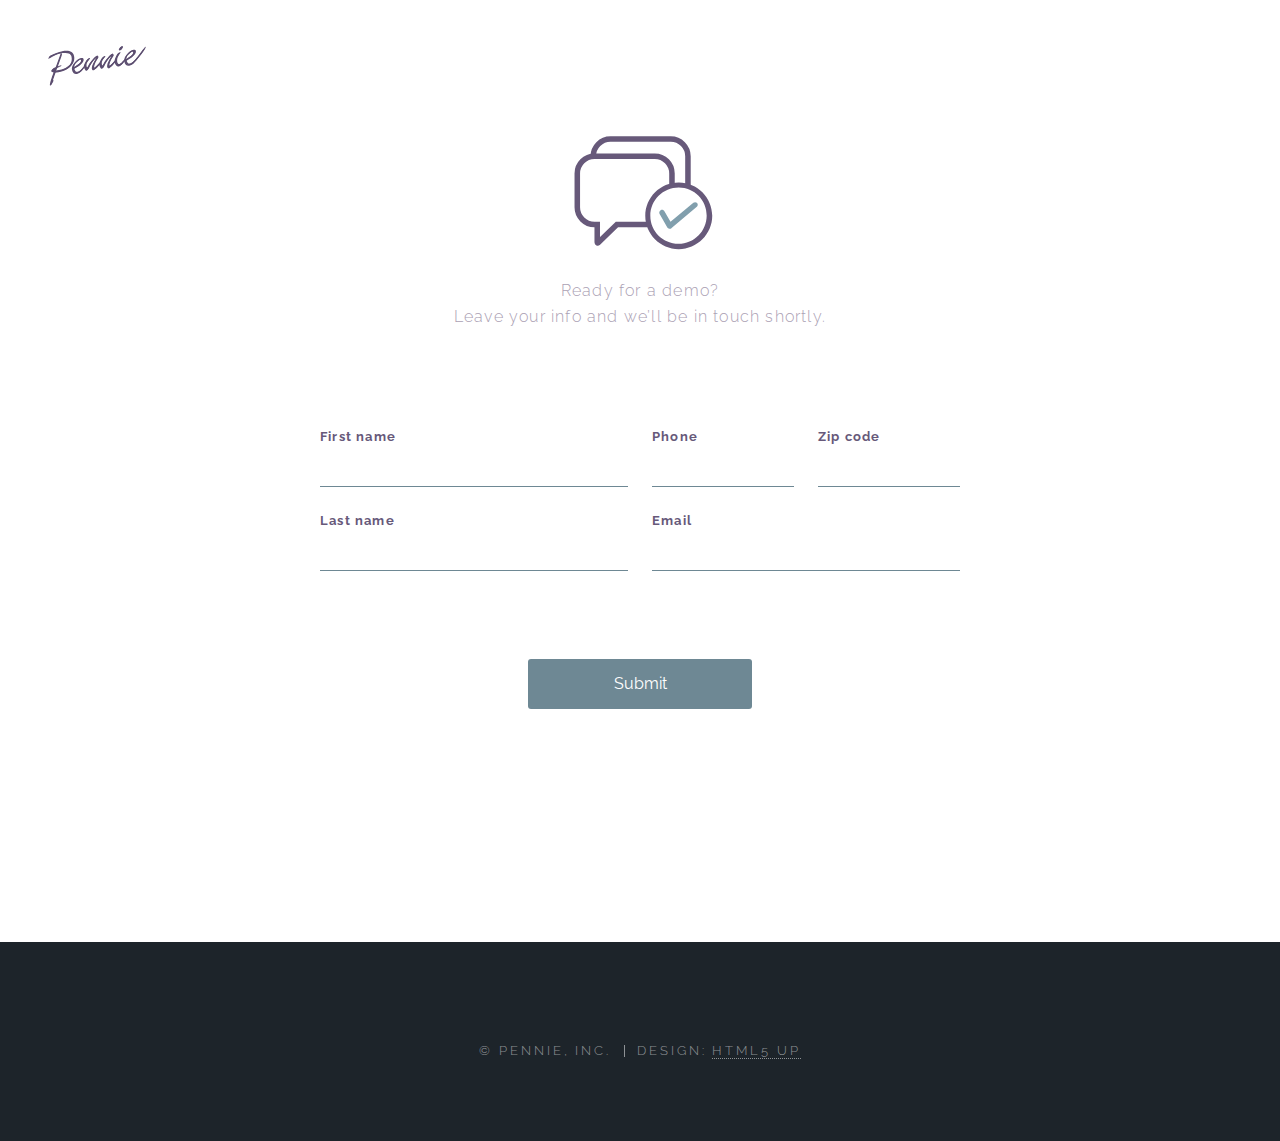
<file: generic.html>
<!DOCTYPE HTML>
<!--
	Spectral by HTML5 UP
	html5up.net | @n33co
	Free for personal and commercial use under the CCA 3.0 license (html5up.net/license)
-->
<html>
	<head>
		<title>Demo - Meet Pennie</title>
		<meta charset="utf-8" />
		<meta name="viewport" content="width=device-width, initial-scale=1" />
		<!--[if lte IE 8]><script src="assets/js/ie/html5shiv.js"></script><![endif]-->
		<link rel="stylesheet" href="assets/css/main.css" />
		<!--[if lte IE 8]><link rel="stylesheet" href="assets/css/ie8.css" /><![endif]-->
		<!--[if lte IE 9]><link rel="stylesheet" href="assets/css/ie9.css" /><![endif]-->
	</head>
	<body>

		<!-- Page Wrapper -->
			<div id="page-wrapper">

				<header id="header" class="alt">
						<logo id="logo"></logo>
						<nav id="nav">
							<ul>
								<li class="special">
									<p>1-888-123-1235</p>
								</li>
							</ul>
						</nav>
					</header>

				<!-- Main -->
					<section id="one" class="wrapper style3">
						<div class="form">
								<header class="major">
									<div class="icon2"><img src="images/service_icon.svg" alt="" /></div>
									<p>Ready for a demo?<br> Leave your info and we’ll be in touch shortly.</p>
								</header>
									<form method="post" action="#">
										<div class="row uniform">
											<div class="6u 12u$(small)">
												<label for="First name">First name</label>
												<input type="text" name="fname" id="fname" />
											</div>
											<div class="3u 12u$(small)">
												<label for="Phone number">Phone</label>
												<input type="text" name="phone" id="phone" />
											</div>
											<div class="3u$ 12u$(small)">
												<label for="zipcode">Zip code</label>
												<input type="text" name="zipcode" id="zipcode" />
											</div>
											<div class="6u 12u$(small)">
												<label for="lname">Last name</label>
												<input type="text" name="lname" id="lname" />
											</div>
											<div class="6u$ 12u$(small)">
												<label for="email">Email</label>
												<input type="text" name="email" id="email" />
											</div>
											<div class="12u$">
											<ul class="actions">
												<li><a href="" class="button submit">Submit</a></li>
											</ul>
											</div>
										</div>
									</form>
						</div>
					</section>

				<!-- Footer -->
						<footer id="footer">
						<ul class="copyright">
							<li>&copy; Pennie, inc.</li><li>Design: <a href="http://html5up.net">HTML5 UP</a></li>
						</ul>
					</footer>

			</div>

		<!-- Scripts -->
			<script src="assets/js/jquery.min.js"></script>
			<script src="assets/js/jquery.scrollex.min.js"></script>
			<script src="assets/js/jquery.scrolly.min.js"></script>
			<script src="assets/js/skel.min.js"></script>
			<script src="assets/js/util.js"></script>
			<!--[if lte IE 8]><script src="assets/js/ie/respond.min.js"></script><![endif]-->
			<script src="assets/js/main.js"></script>

	</body>
</html>
</file>
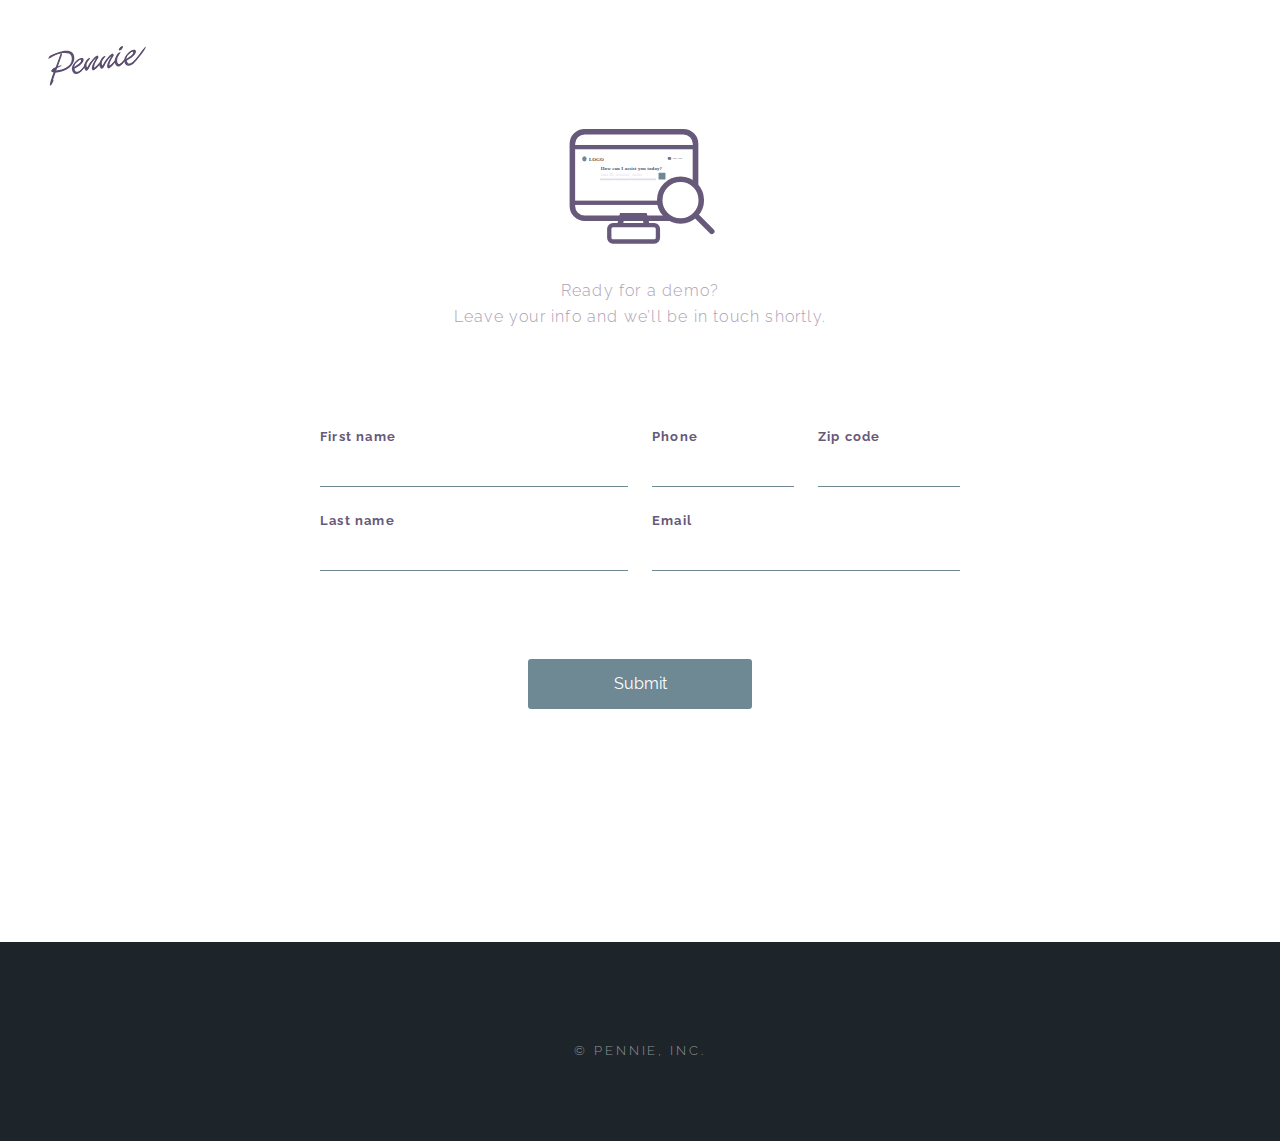
<file: signup.html>
<!DOCTYPE HTML>
<html>
	<head>
		<title>Demo - Meet Pennie</title>
		<meta charset="utf-8" />
		<meta name="viewport" content="width=device-width, initial-scale=1" />
		<!--[if lte IE 8]><script src="assets/js/ie/html5shiv.js"></script><![endif]-->
		<link rel="stylesheet" href="assets/css/main.css" />
		<!--[if lte IE 8]><link rel="stylesheet" href="assets/css/ie8.css" /><![endif]-->
		<!--[if lte IE 9]><link rel="stylesheet" href="assets/css/ie9.css" /><![endif]-->

		<link rel="apple-touch-icon" sizes="57x57" href="images/favicon/apple-icon-57x57.png">
		<link rel="apple-touch-icon" sizes="60x60" href="images/favicon/apple-icon-60x60.png">
		<link rel="apple-touch-icon" sizes="72x72" href="images/favicon/apple-icon-72x72.png">
		<link rel="apple-touch-icon" sizes="76x76" href="images/favicon/apple-icon-76x76.png">
		<link rel="apple-touch-icon" sizes="114x114" href="images/favicon/apple-icon-114x114.png">
		<link rel="apple-touch-icon" sizes="120x120" href="images/favicon/apple-icon-120x120.png">
		<link rel="apple-touch-icon" sizes="144x144" href="images/favicon/apple-icon-144x144.png">
		<link rel="apple-touch-icon" sizes="152x152" href="images/favicon/apple-icon-152x152.png">
		<link rel="apple-touch-icon" sizes="180x180" href="images/favicon/apple-icon-180x180.png">
		<link rel="icon" type="image/png" sizes="192x192"  href="images/favicon/android-icon-192x192.png">
		<link rel="icon" type="image/png" sizes="32x32" href="images/favicon/favicon-32x32.png">
		<link rel="icon" type="image/png" sizes="96x96" href="images/favicon/favicon-96x96.png">
		<link rel="icon" type="image/png" sizes="16x16" href="images/favicon/favicon-16x16.png">
		<link rel="manifest" href="images/favicon/manifest.json">
		<meta name="msapplication-TileColor" content="#ffffff">
		<meta name="msapplication-TileImage" content="/ms-icon-144x144.png">
		<meta name="theme-color" content="#ffffff">
	</head>
	<body>

		<!-- Page Wrapper -->
			<div id="page-wrapper">

				<header id="header" class="alt">
						<logo id="logo"></logo>
						<nav id="nav">
							<ul>
								<li class="special">
									<p>1-888-123-1235</p>
								</li>
							</ul>
						</nav>
					</header>

				<!-- Main -->
					<section id="one" class="wrapper style3">
						<div class="form">
								<header class="major">
									<div class="icon2"><img src="images/demo.svg" alt="" /></div>
									<p>Ready for a demo?<br> Leave your info and we’ll be in touch shortly.</p>
								</header>
									<form method="post" action="#">
										<div class="row uniform">
											<div class="6u 12u$(small)">
												<label for="First name">First name</label>
												<input autocomplete="off" type="text" style="text-transform: capitalize;" name="fname" id="fname" />
											</div>
											<div class="3u 12u$(small)">
												<label for="Phone number">Phone</label>
												<input autocomplete="off" type="text" pattern='[\(]\d{3}[\)]\d{3}[\-]\d{4}' name="phone" id="phone" />
											</div>
											<div class="3u$ 12u$(small)">
												<label for="zipcode">Zip code</label>
												<input autocomplete="off" maxlength="5" pattern="[0-9]*" type="text" name="zipcode" id="zipcode" />
											</div>
											<div class="6u 12u$(small)">
												<label for="lname">Last name</label>
												<input autocomplete="off" type="text" style="text-transform: capitalize;" name="lname" id="lname" />
											</div>
											<div class="6u$ 12u$(small)">
												<label for="email">Email</label>
												<input autocomplete="off" type="email" name="email" id="email" />
											</div>
											<div class="12u$">
											<ul class="actions">
												<li><a href="index.html" class="button submit">Submit</a></li>
											</ul>
											</div>
										</div>
									</form>
						</div>
					</section>

				<!-- Footer -->
						<footer id="footer">
						<ul class="copyright">
							<li>&copy; Pennie, inc.</li>
						</ul>
					</footer>

			</div>

		<!-- Scripts -->
			<script src="assets/js/jquery.min.js"></script>
			<script src="assets/js/jquery.scrollex.min.js"></script>
			<script src="assets/js/jquery.scrolly.min.js"></script>
			<script src="assets/js/skel.min.js"></script>
			<script src="assets/js/util.js"></script>
			<!--[if lte IE 8]><script src="assets/js/ie/respond.min.js"></script><![endif]-->
			<script src="assets/js/main.js"></script>

	</body>
</html>
</file>
<file: assets/css/ie8.css>
/*
	Spectral by HTML5 UP
	html5up.net | @n33co
	Free for personal and commercial use under the CCA 3.0 license (html5up.net/license)
*/

/* Icon */

	.icon.major {
		border: none;
	}

		.icon.major:before {
			font-size: 3em;
		}

/* Form */

	label {
		color: #2E3842;
	}

	input[type="text"],
	input[type="password"],
	input[type="email"],
	select,
	textarea {
		border: solid 1px #dfdfdf;
	}

/* Button */

	input[type="submit"],
	input[type="reset"],
	input[type="button"],
	button,
	.button {
		border: solid 2px #dfdfdf;
	}

		input[type="submit"].special,
		input[type="reset"].special,
		input[type="button"].special,
		button.special,
		.button.special {
			border: 0 !important;
		}

/* Page Wrapper + Menu */

	#menu {
		display: none;
	}

	body.is-menu-visible #menu {
		display: block;
	}

/* Header */

	#header nav > ul > li > a.menuToggle:after {
		display: none;
	}

/* Banner + Wrapper (style4) */

	#banner,
	.wrapper.style4 {
		-ms-behavior: url("assets/js/ie/backgroundsize.min.htc");
	}

		#banner:before,
		.wrapper.style4:before {
			display: none;
		}

/* Banner */

	#banner .more {
		height: 4em;
	}

		#banner .more:after {
			display: none;
		}

/* Main */

	#main > header {
		-ms-behavior: url("assets/js/ie/backgroundsize.min.htc");
	}

		#main > header:before {
			display: none;
		}
</file>
<file: assets/css/ie9.css>
/*
	Spectral by HTML5 UP
	html5up.net | @n33co
	Free for personal and commercial use under the CCA 3.0 license (html5up.net/license)
*/

/* Spotlight */

	.spotlight {
		display: block;
	}

		.spotlight .image {
			display: inline-block;
			vertical-align: top;
		}

		.spotlight .content {
			padding: 4em 4em 2em 4em ;
			display: inline-block;
		}

		.spotlight:after {
			clear: both;
			content: '';
			display: block;
		}

/* Features */

	.features {
		display: block;
	}

		.features li {
			float: left;
		}

		.features:after {
			content: '';
			display: block;
			clear: both;
		}

/* Banner + Wrapper (style4) */

	#banner,
	.wrapper.style4 {
		background-image: url("../../images/banner.jpg");
		background-position: center center;
		background-repeat: no-repeat;
		background-size: cover;
		position: relative;
	}

		#banner:before,
		.wrapper.style4:before {
			background: #000000;
			content: '';
			height: 100%;
			left: 0;
			opacity: 0.5;
			position: absolute;
			top: 0;
			width: 100%;
		}

		#banner .inner,
		.wrapper.style4 .inner {
			position: relative;
			z-index: 1;
		}

/* Banner */

	#banner {
		padding: 14em 0 12em 0 ;
		height: auto;
	}

		#banner:after {
			display: none;
		}

/* CTA */

	#cta .inner header {
		float: left;
	}

	#cta .inner .actions {
		float: left;
	}

	#cta .inner:after {
		clear: both;
		content: '';
		display: block;
	}

/* Main */

	#main > header {
		background-image: url("../../images/banner.jpg");
		background-position: center center;
		background-repeat: no-repeat;
		background-size: cover;
		position: relative;
	}

		#main > header:before {
			background: #000000;
			content: '';
			height: 100%;
			left: 0;
			opacity: 0.5;
			position: absolute;
			top: 0;
			width: 100%;
		}

		#main > header > * {
			position: relative;
			z-index: 1;
		}
</file>
<file: assets/css/main.css>
@import url(font-awesome.min.css);
@import url(https://fonts.googleapis.com/css?family=Raleway:400,300|Lato:300,400,700);

/*
	Spectral by HTML5 UP
	html5up.net | @n33co
	Free for personal and commercial use under the CCA 3.0 license (html5up.net/license)
*/

/* Reset */

	html, body, div, span, applet, object, iframe, h1, h2, h3, h4, h5, h6, p, blockquote, pre, a, abbr, acronym, address, big, cite, code, del, dfn, em, img, ins, kbd, q, s, samp, small, strike, strong, sub, sup, tt, var, b, u, i, center, dl, dt, dd, ol, ul, li, fieldset, form, label, legend, table, caption, tbody, tfoot, thead, tr, th, td, article, aside, canvas, details, embed, figure, figcaption, footer, header, hgroup, menu, nav, output, ruby, section, summary, time, mark, audio, video {
		margin: 0;
		padding: 0;
		border: 0;
		font-size: 100%;
		font: inherit;
		vertical-align: baseline;
	}

	article, aside, details, figcaption, figure, footer, header, hgroup, menu, nav, section {
		display: block;
	}

	body {
		line-height: 1;
	}

	ol, ul {
		list-style: none;
	}

	blockquote, q {
		quotes: none;
	}

	blockquote:before, blockquote:after, q:before, q:after {
		content: '';
		content: none;
	}

	table {
		border-collapse: collapse;
		border-spacing: 0;
	}

	body {
		-webkit-text-size-adjust: none;
	}

/* Box Model */

	*, *:before, *:after {
		-moz-box-sizing: border-box;
		-webkit-box-sizing: border-box;
		box-sizing: border-box;
	}

/* Grid */

	.row {
		border-bottom: solid 1px transparent;
		-moz-box-sizing: border-box;
		-webkit-box-sizing: border-box;
		box-sizing: border-box;
	}

	.row > * {
		float: left;
		-moz-box-sizing: border-box;
		-webkit-box-sizing: border-box;
		box-sizing: border-box;
	}

	.row:after, .row:before {
		content: '';
		display: block;
		clear: both;
		height: 0;
	}

	.row.uniform > * > :first-child {
		margin-top: 0;
	}

	.row.uniform > * > :last-child {
		margin-bottom: 0;
		width: 35%;
		margin: auto;
	}
	
	.row.\30 \25 > * {
		padding: 0 0 0 0em;
	}

	.row.\30 \25 {
		margin: 0 0 -1px 0em;
	}

	.row.uniform.\30 \25 > * {
		padding: 0em 0 0 0em;
	}

	.row.uniform.\30 \25 {
		margin: 0em 0 -1px 0em;
	}

	.row > * {
		padding: 0 0 0 1.5em;
	}

	.row {
		margin: 0 0 -1px -1.5em;
	}

	.row.uniform > * {
		padding: 1.5em 0 0 1.5em;
	}

	.row.uniform {
		margin: -1.5em 0 -1px -1.5em;
	}

	.row.\32 00\25 > * {
		padding: 0 0 0 3em;
	}

	.row.\32 00\25 {
		margin: 0 0 -1px -3em;
	}

	.row.uniform.\32 00\25 > * {
		padding: 3em 0 0 3em;
	}

	.row.uniform.\32 00\25 {
		margin: -3em 0 -1px -3em;
	}

	.row.\31 50\25 > * {
		padding: 0 0 0 2.25em;
	}

	.row.\31 50\25 {
		margin: 0 0 -1px -2.25em;
	}

	.row.uniform.\31 50\25 > * {
		padding: 2.25em 0 0 2.25em;
	}

	.row.uniform.\31 50\25 {
		margin: -2.25em 0 -1px -2.25em;
	}

	.row.\35 0\25 > * {
		padding: 0 0 0 0.75em;
	}

	.row.\35 0\25 {
		margin: 0 0 -1px -0.75em;
	}

	.row.uniform.\35 0\25 > * {
		padding: 0.75em 0 0 0.75em;
	}

	.row.uniform.\35 0\25 {
		margin: -0.75em 0 -1px -0.75em;
	}

	.row.\32 5\25 > * {
		padding: 0 0 0 0.375em;
	}

	.row.\32 5\25 {
		margin: 0 0 -1px -0.375em;
	}

	.row.uniform.\32 5\25 > * {
		padding: 0.375em 0 0 0.375em;
	}

	.row.uniform.\32 5\25 {
		margin: -0.375em 0 -1px -0.375em;
	}

	.\31 2u, .\31 2u\24 {
		width: 100%;
		clear: none;
		margin-left: 0;
	}

	.\31 1u, .\31 1u\24 {
		width: 91.6666666667%;
		clear: none;
		margin-left: 0;
	}

	.\31 0u, .\31 0u\24 {
		width: 83.3333333333%;
		clear: none;
		margin-left: 0;
	}

	.\39 u, .\39 u\24 {
		width: 75%;
		clear: none;
		margin-left: 0;
	}

	.\38 u, .\38 u\24 {
		width: 66.6666666667%;
		clear: none;
		margin-left: 0;
	}

	.\37 u, .\37 u\24 {
		width: 58.3333333333%;
		clear: none;
		margin-left: 0;
	}

	.\36 u, .\36 u\24 {
		width: 50%;
		clear: none;
		margin-left: 0;
	}

	.\35 u, .\35 u\24 {
		width: 41.6666666667%;
		clear: none;
		margin-left: 0;
	}

	.\34 u, .\34 u\24 {
		width: 33.3333333333%;
		clear: none;
		margin-left: 0;
	}

	.\33 u, .\33 u\24 {
		width: 25%;
		clear: none;
		margin-left: 0;
	}

	.\32 u, .\32 u\24 {
		width: 16.6666666667%;
		clear: none;
		margin-left: 0;
	}

	.\31 u, .\31 u\24 {
		width: 8.3333333333%;
		clear: none;
		margin-left: 0;
	}

	.\31 2u\24 + *,
	.\31 1u\24 + *,
	.\31 0u\24 + *,
	.\39 u\24 + *,
	.\38 u\24 + *,
	.\37 u\24 + *,
	.\36 u\24 + *,
	.\35 u\24 + *,
	.\34 u\24 + *,
	.\33 u\24 + *,
	.\32 u\24 + *,
	.\31 u\24 + * {
		clear: left;
	}

	.\-11u {
		margin-left: 91.66667%;
	}

	.\-10u {
		margin-left: 83.33333%;
	}

	.\-9u {
		margin-left: 75%;
	}

	.\-8u {
		margin-left: 66.66667%;
	}

	.\-7u {
		margin-left: 58.33333%;
	}

	.\-6u {
		margin-left: 50%;
	}

	.\-5u {
		margin-left: 41.66667%;
	}

	.\-4u {
		margin-left: 33.33333%;
	}

	.\-3u {
		margin-left: 25%;
	}

	.\-2u {
		margin-left: 16.66667%;
	}

	.\-1u {
		margin-left: 8.33333%;
	}

	@media screen and (max-width: 1680px) {

		.row > * {
			padding: 0 0 0 1.5em;
		}

		.row {
			margin: 0 0 -1px -1.5em;
		}

		.row.uniform > * {
			padding: 1.5em 0 0 1.5em;
		}

		.row.uniform {
			margin: -1.5em 0 -1px -1.5em;
		}

		.row.\32 00\25 > * {
			padding: 0 0 0 3em;
		}

		.row.\32 00\25 {
			margin: 0 0 -1px -3em;
		}

		.row.uniform.\32 00\25 > * {
			padding: 3em 0 0 3em;
		}

		.row.uniform.\32 00\25 {
			margin: -3em 0 -1px -3em;
		}

		.row.\31 50\25 > * {
			padding: 0 0 0 2.25em;
		}

		.row.\31 50\25 {
			margin: 0 0 -1px -2.25em;
		}

		.row.uniform.\31 50\25 > * {
			padding: 2.25em 0 0 2.25em;
		}

		.row.uniform.\31 50\25 {
			margin: -2.25em 0 -1px -2.25em;
		}

		.row.\35 0\25 > * {
			padding: 0 0 0 0.75em;
		}

		.row.\35 0\25 {
			margin: 0 0 -1px -0.75em;
		}

		.row.uniform.\35 0\25 > * {
			padding: 0.75em 0 0 0.75em;
		}

		.row.uniform.\35 0\25 {
			margin: -0.75em 0 -1px -0.75em;
		}

		.row.\32 5\25 > * {
			padding: 0 0 0 0.375em;
		}

		.row.\32 5\25 {
			margin: 0 0 -1px -0.375em;
		}

		.row.uniform.\32 5\25 > * {
			padding: 0.375em 0 0 0.375em;
		}

		.row.uniform.\32 5\25 {
			margin: -0.375em 0 -1px -0.375em;
		}

		.\31 2u\28xlarge\29, .\31 2u\24\28xlarge\29 {
			width: 100%;
			clear: none;
			margin-left: 0;
		}

		.\31 1u\28xlarge\29, .\31 1u\24\28xlarge\29 {
			width: 91.6666666667%;
			clear: none;
			margin-left: 0;
		}

		.\31 0u\28xlarge\29, .\31 0u\24\28xlarge\29 {
			width: 83.3333333333%;
			clear: none;
			margin-left: 0;
		}

		.\39 u\28xlarge\29, .\39 u\24\28xlarge\29 {
			width: 75%;
			clear: none;
			margin-left: 0;
		}

		.\38 u\28xlarge\29, .\38 u\24\28xlarge\29 {
			width: 66.6666666667%;
			clear: none;
			margin-left: 0;
		}

		.\37 u\28xlarge\29, .\37 u\24\28xlarge\29 {
			width: 58.3333333333%;
			clear: none;
			margin-left: 0;
		}

		.\36 u\28xlarge\29, .\36 u\24\28xlarge\29 {
			width: 50%;
			clear: none;
			margin-left: 0;
		}

		.\35 u\28xlarge\29, .\35 u\24\28xlarge\29 {
			width: 41.6666666667%;
			clear: none;
			margin-left: 0;
		}

		.\34 u\28xlarge\29, .\34 u\24\28xlarge\29 {
			width: 33.3333333333%;
			clear: none;
			margin-left: 0;
		}

		.\33 u\28xlarge\29, .\33 u\24\28xlarge\29 {
			width: 25%;
			clear: none;
			margin-left: 0;
		}

		.\32 u\28xlarge\29, .\32 u\24\28xlarge\29 {
			width: 16.6666666667%;
			clear: none;
			margin-left: 0;
		}

		.\31 u\28xlarge\29, .\31 u\24\28xlarge\29 {
			width: 8.3333333333%;
			clear: none;
			margin-left: 0;
		}

		.\31 2u\24\28xlarge\29 + *,
		.\31 1u\24\28xlarge\29 + *,
		.\31 0u\24\28xlarge\29 + *,
		.\39 u\24\28xlarge\29 + *,
		.\38 u\24\28xlarge\29 + *,
		.\37 u\24\28xlarge\29 + *,
		.\36 u\24\28xlarge\29 + *,
		.\35 u\24\28xlarge\29 + *,
		.\34 u\24\28xlarge\29 + *,
		.\33 u\24\28xlarge\29 + *,
		.\32 u\24\28xlarge\29 + *,
		.\31 u\24\28xlarge\29 + * {
			clear: left;
		}

		.\-11u\28xlarge\29 {
			margin-left: 91.66667%;
		}

		.\-10u\28xlarge\29 {
			margin-left: 83.33333%;
		}

		.\-9u\28xlarge\29 {
			margin-left: 75%;
		}

		.\-8u\28xlarge\29 {
			margin-left: 66.66667%;
		}

		.\-7u\28xlarge\29 {
			margin-left: 58.33333%;
		}

		.\-6u\28xlarge\29 {
			margin-left: 50%;
		}

		.\-5u\28xlarge\29 {
			margin-left: 41.66667%;
		}

		.\-4u\28xlarge\29 {
			margin-left: 33.33333%;
		}

		.\-3u\28xlarge\29 {
			margin-left: 25%;
		}

		.\-2u\28xlarge\29 {
			margin-left: 16.66667%;
		}

		.\-1u\28xlarge\29 {
			margin-left: 8.33333%;
		}

	}

	@media screen and (max-width: 1280px) {

		.row > * {
			padding: 0 0 0 1.5em;
		}

		.row {
			margin: 0 0 -1px -1.5em;
		}

		.row.uniform > * {
			padding: 1.5em 0 0 1.5em;
		}

		.row.uniform {
			margin: -1.5em 0 -1px -1.5em;
		}

		.row.\32 00\25 > * {
			padding: 0 0 0 3em;
		}

		.row.\32 00\25 {
			margin: 0 0 -1px -3em;
		}

		.row.uniform.\32 00\25 > * {
			padding: 3em 0 0 3em;
		}

		.row.uniform.\32 00\25 {
			margin: -3em 0 -1px -3em;
		}

		.row.\31 50\25 > * {
			padding: 0 0 0 2.25em;
		}

		.row.\31 50\25 {
			margin: 0 0 -1px -2.25em;
		}

		.row.uniform.\31 50\25 > * {
			padding: 2.25em 0 0 2.25em;
		}

		.row.uniform.\31 50\25 {
			margin: -2.25em 0 -1px -2.25em;
		}

		.row.\35 0\25 > * {
			padding: 0 0 0 0.75em;
		}

		.row.\35 0\25 {
			margin: 0 0 -1px -0.75em;
		}

		.row.uniform.\35 0\25 > * {
			padding: 0.75em 0 0 0.75em;
		}

		.row.uniform.\35 0\25 {
			margin: -0.75em 0 -1px -0.75em;
		}

		.row.\32 5\25 > * {
			padding: 0 0 0 0.375em;
		}

		.row.\32 5\25 {
			margin: 0 0 -1px -0.375em;
		}

		.row.uniform.\32 5\25 > * {
			padding: 0.375em 0 0 0.375em;
		}

		.row.uniform.\32 5\25 {
			margin: -0.375em 0 -1px -0.375em;
		}

		.\31 2u\28large\29, .\31 2u\24\28large\29 {
			width: 100%;
			clear: none;
			margin-left: 0;
		}

		.\31 1u\28large\29, .\31 1u\24\28large\29 {
			width: 91.6666666667%;
			clear: none;
			margin-left: 0;
		}

		.\31 0u\28large\29, .\31 0u\24\28large\29 {
			width: 83.3333333333%;
			clear: none;
			margin-left: 0;
		}

		.\39 u\28large\29, .\39 u\24\28large\29 {
			width: 75%;
			clear: none;
			margin-left: 0;
		}

		.\38 u\28large\29, .\38 u\24\28large\29 {
			width: 66.6666666667%;
			clear: none;
			margin-left: 0;
		}

		.\37 u\28large\29, .\37 u\24\28large\29 {
			width: 58.3333333333%;
			clear: none;
			margin-left: 0;
		}

		.\36 u\28large\29, .\36 u\24\28large\29 {
			width: 50%;
			clear: none;
			margin-left: 0;
		}

		.\35 u\28large\29, .\35 u\24\28large\29 {
			width: 41.6666666667%;
			clear: none;
			margin-left: 0;
		}

		.\34 u\28large\29, .\34 u\24\28large\29 {
			width: 33.3333333333%;
			clear: none;
			margin-left: 0;
		}

		.\33 u\28large\29, .\33 u\24\28large\29 {
			width: 25%;
			clear: none;
			margin-left: 0;
		}

		.\32 u\28large\29, .\32 u\24\28large\29 {
			width: 16.6666666667%;
			clear: none;
			margin-left: 0;
		}

		.\31 u\28large\29, .\31 u\24\28large\29 {
			width: 8.3333333333%;
			clear: none;
			margin-left: 0;
		}

		.\31 2u\24\28large\29 + *,
		.\31 1u\24\28large\29 + *,
		.\31 0u\24\28large\29 + *,
		.\39 u\24\28large\29 + *,
		.\38 u\24\28large\29 + *,
		.\37 u\24\28large\29 + *,
		.\36 u\24\28large\29 + *,
		.\35 u\24\28large\29 + *,
		.\34 u\24\28large\29 + *,
		.\33 u\24\28large\29 + *,
		.\32 u\24\28large\29 + *,
		.\31 u\24\28large\29 + * {
			clear: left;
		}

		.\-11u\28large\29 {
			margin-left: 91.66667%;
		}

		.\-10u\28large\29 {
			margin-left: 83.33333%;
		}

		.\-9u\28large\29 {
			margin-left: 75%;
		}

		.\-8u\28large\29 {
			margin-left: 66.66667%;
		}

		.\-7u\28large\29 {
			margin-left: 58.33333%;
		}

		.\-6u\28large\29 {
			margin-left: 50%;
		}

		.\-5u\28large\29 {
			margin-left: 41.66667%;
		}

		.\-4u\28large\29 {
			margin-left: 33.33333%;
		}

		.\-3u\28large\29 {
			margin-left: 25%;
		}

		.\-2u\28large\29 {
			margin-left: 16.66667%;
		}

		.\-1u\28large\29 {
			margin-left: 8.33333%;
		}

	}

	@media screen and (max-width: 980px) {

		.row > * {
			padding: 0 0 0 1.5em;
		}

		.row {
			margin: 0 0 -1px -1.5em;
		}

		.row.uniform > * {
			padding: 1.5em 0 0 1.5em;
		}

		.row.uniform {
			margin: -1.5em 0 -1px -1.5em;
		}

		.row.\32 00\25 > * {
			padding: 0 0 0 3em;
		}

		.row.\32 00\25 {
			margin: 0 0 -1px -3em;
		}

		.row.uniform.\32 00\25 > * {
			padding: 3em 0 0 3em;
		}

		.row.uniform.\32 00\25 {
			margin: -3em 0 -1px -3em;
		}

		.row.\31 50\25 > * {
			padding: 0 0 0 2.25em;
		}

		.row.\31 50\25 {
			margin: 0 0 -1px -2.25em;
		}

		.row.uniform.\31 50\25 > * {
			padding: 2.25em 0 0 2.25em;
		}

		.row.uniform.\31 50\25 {
			margin: -2.25em 0 -1px -2.25em;
		}

		.row.\35 0\25 > * {
			padding: 0 0 0 0.75em;
		}

		.row.\35 0\25 {
			margin: 0 0 -1px -0.75em;
		}

		.row.uniform.\35 0\25 > * {
			padding: 0.75em 0 0 0.75em;
		}

		.row.uniform.\35 0\25 {
			margin: -0.75em 0 -1px -0.75em;
		}

		.row.\32 5\25 > * {
			padding: 0 0 0 0.375em;
		}

		.row.\32 5\25 {
			margin: 0 0 -1px -0.375em;
		}

		.row.uniform.\32 5\25 > * {
			padding: 0.375em 0 0 0.375em;
		}

		.row.uniform.\32 5\25 {
			margin: -0.375em 0 -1px -0.375em;
		}

		.\31 2u\28medium\29, .\31 2u\24\28medium\29 {
			width: 100%;
			clear: none;
			margin-left: 0;
		}

		.\31 1u\28medium\29, .\31 1u\24\28medium\29 {
			width: 91.6666666667%;
			clear: none;
			margin-left: 0;
		}

		.\31 0u\28medium\29, .\31 0u\24\28medium\29 {
			width: 83.3333333333%;
			clear: none;
			margin-left: 0;
		}

		.\39 u\28medium\29, .\39 u\24\28medium\29 {
			width: 75%;
			clear: none;
			margin-left: 0;
		}

		.\38 u\28medium\29, .\38 u\24\28medium\29 {
			width: 66.6666666667%;
			clear: none;
			margin-left: 0;
		}

		.\37 u\28medium\29, .\37 u\24\28medium\29 {
			width: 58.3333333333%;
			clear: none;
			margin-left: 0;
		}

		.\36 u\28medium\29, .\36 u\24\28medium\29 {
			width: 50%;
			clear: none;
			margin-left: 0;
		}

		.\35 u\28medium\29, .\35 u\24\28medium\29 {
			width: 41.6666666667%;
			clear: none;
			margin-left: 0;
		}

		.\34 u\28medium\29, .\34 u\24\28medium\29 {
			width: 33.3333333333%;
			clear: none;
			margin-left: 0;
		}

		.\33 u\28medium\29, .\33 u\24\28medium\29 {
			width: 25%;
			clear: none;
			margin-left: 0;
		}

		.\32 u\28medium\29, .\32 u\24\28medium\29 {
			width: 16.6666666667%;
			clear: none;
			margin-left: 0;
		}

		.\31 u\28medium\29, .\31 u\24\28medium\29 {
			width: 8.3333333333%;
			clear: none;
			margin-left: 0;
		}

		.\31 2u\24\28medium\29 + *,
		.\31 1u\24\28medium\29 + *,
		.\31 0u\24\28medium\29 + *,
		.\39 u\24\28medium\29 + *,
		.\38 u\24\28medium\29 + *,
		.\37 u\24\28medium\29 + *,
		.\36 u\24\28medium\29 + *,
		.\35 u\24\28medium\29 + *,
		.\34 u\24\28medium\29 + *,
		.\33 u\24\28medium\29 + *,
		.\32 u\24\28medium\29 + *,
		.\31 u\24\28medium\29 + * {
			clear: left;
		}

		.\-11u\28medium\29 {
			margin-left: 91.66667%;
		}

		.\-10u\28medium\29 {
			margin-left: 83.33333%;
		}

		.\-9u\28medium\29 {
			margin-left: 75%;
		}

		.\-8u\28medium\29 {
			margin-left: 66.66667%;
		}

		.\-7u\28medium\29 {
			margin-left: 58.33333%;
		}

		.\-6u\28medium\29 {
			margin-left: 50%;
		}

		.\-5u\28medium\29 {
			margin-left: 41.66667%;
		}

		.\-4u\28medium\29 {
			margin-left: 33.33333%;
		}

		.\-3u\28medium\29 {
			margin-left: 25%;
		}

		.\-2u\28medium\29 {
			margin-left: 16.66667%;
		}

		.\-1u\28medium\29 {
			margin-left: 8.33333%;
		}

	}

	@media screen and (max-width: 736px) {

		.row > * {
			padding: 0 0 0 1.5em;
		}

		.row {
			margin: 0 0 -1px -1.5em;
		}

		.row.uniform > * {
			padding: 1.5em 0 0 1.5em;
		}
	
		.row.uniform > * > :last-child {
			width: 100%;
    			margin: auto;
		}

		.row.uniform {
			margin: -1.5em 0 -1px -1.5em;
		}

		.row.\32 00\25 > * {
			padding: 0 0 0 3em;
		}

		.row.\32 00\25 {
			margin: 0 0 -1px -3em;
		}

		.row.uniform.\32 00\25 > * {
			padding: 3em 0 0 3em;
		}

		.row.uniform.\32 00\25 {
			margin: -3em 0 -1px -3em;
		}

		.row.\31 50\25 > * {
			padding: 0 0 0 2.25em;
		}

		.row.\31 50\25 {
			margin: 0 0 -1px -2.25em;
		}

		.row.uniform.\31 50\25 > * {
			padding: 2.25em 0 0 2.25em;
		}

		.row.uniform.\31 50\25 {
			margin: -2.25em 0 -1px -2.25em;
		}

		.row.\35 0\25 > * {
			padding: 0 0 0 0.75em;
		}

		.row.\35 0\25 {
			margin: 0 0 -1px -0.75em;
		}

		.row.uniform.\35 0\25 > * {
			padding: 0.75em 0 0 0.75em;
		}

		.row.uniform.\35 0\25 {
			margin: -0.75em 0 -1px -0.75em;
		}

		.row.\32 5\25 > * {
			padding: 0 0 0 0.375em;
		}

		.row.\32 5\25 {
			margin: 0 0 -1px -0.375em;
		}

		.row.uniform.\32 5\25 > * {
			padding: 0.375em 0 0 0.375em;
		}

		.row.uniform.\32 5\25 {
			margin: -0.375em 0 -1px -0.375em;
		}

		.\31 2u\28small\29, .\31 2u\24\28small\29 {
			width: 100%;
			clear: none;
			margin-left: 0;
		}

		.\31 1u\28small\29, .\31 1u\24\28small\29 {
			width: 91.6666666667%;
			clear: none;
			margin-left: 0;
		}

		.\31 0u\28small\29, .\31 0u\24\28small\29 {
			width: 83.3333333333%;
			clear: none;
			margin-left: 0;
		}

		.\39 u\28small\29, .\39 u\24\28small\29 {
			width: 75%;
			clear: none;
			margin-left: 0;
		}

		.\38 u\28small\29, .\38 u\24\28small\29 {
			width: 66.6666666667%;
			clear: none;
			margin-left: 0;
		}

		.\37 u\28small\29, .\37 u\24\28small\29 {
			width: 58.3333333333%;
			clear: none;
			margin-left: 0;
		}

		.\36 u\28small\29, .\36 u\24\28small\29 {
			width: 50%;
			clear: none;
			margin-left: 0;
		}

		.\35 u\28small\29, .\35 u\24\28small\29 {
			width: 41.6666666667%;
			clear: none;
			margin-left: 0;
		}

		.\34 u\28small\29, .\34 u\24\28small\29 {
			width: 33.3333333333%;
			clear: none;
			margin-left: 0;
		}

		.\33 u\28small\29, .\33 u\24\28small\29 {
			width: 25%;
			clear: none;
			margin-left: 0;
		}

		.\32 u\28small\29, .\32 u\24\28small\29 {
			width: 16.6666666667%;
			clear: none;
			margin-left: 0;
		}

		.\31 u\28small\29, .\31 u\24\28small\29 {
			width: 8.3333333333%;
			clear: none;
			margin-left: 0;
		}

		.\31 2u\24\28small\29 + *,
		.\31 1u\24\28small\29 + *,
		.\31 0u\24\28small\29 + *,
		.\39 u\24\28small\29 + *,
		.\38 u\24\28small\29 + *,
		.\37 u\24\28small\29 + *,
		.\36 u\24\28small\29 + *,
		.\35 u\24\28small\29 + *,
		.\34 u\24\28small\29 + *,
		.\33 u\24\28small\29 + *,
		.\32 u\24\28small\29 + *,
		.\31 u\24\28small\29 + * {
			clear: left;
		}

		.\-11u\28small\29 {
			margin-left: 91.66667%;
		}

		.\-10u\28small\29 {
			margin-left: 83.33333%;
		}

		.\-9u\28small\29 {
			margin-left: 75%;
		}

		.\-8u\28small\29 {
			margin-left: 66.66667%;
		}

		.\-7u\28small\29 {
			margin-left: 58.33333%;
		}

		.\-6u\28small\29 {
			margin-left: 50%;
		}

		.\-5u\28small\29 {
			margin-left: 41.66667%;
		}

		.\-4u\28small\29 {
			margin-left: 33.33333%;
		}

		.\-3u\28small\29 {
			margin-left: 25%;
		}

		.\-2u\28small\29 {
			margin-left: 16.66667%;
		}

		.\-1u\28small\29 {
			margin-left: 8.33333%;
		}

	}

	@media screen and (max-width: 480px) {

		.row > * {
			padding: 0 0 0 1.5em;
		}

		.row {
			margin: 0 0 -1px -1.5em;
		}

		.row.uniform > * {
			padding: 1.5em 0 0 1.5em;
		}

		.row.uniform {
			margin: -1.5em 0 -1px -1.5em;
		}

		.row.\32 00\25 > * {
			padding: 0 0 0 3em;
		}

		.row.\32 00\25 {
			margin: 0 0 -1px -3em;
		}

		.row.uniform.\32 00\25 > * {
			padding: 3em 0 0 3em;
		}

		.row.uniform.\32 00\25 {
			margin: -3em 0 -1px -3em;
		}

		.row.\31 50\25 > * {
			padding: 0 0 0 2.25em;
		}

		.row.\31 50\25 {
			margin: 0 0 -1px -2.25em;
		}

		.row.uniform.\31 50\25 > * {
			padding: 2.25em 0 0 2.25em;
		}

		.row.uniform.\31 50\25 {
			margin: -2.25em 0 -1px -2.25em;
		}

		.row.\35 0\25 > * {
			padding: 0 0 0 0.75em;
		}

		.row.\35 0\25 {
			margin: 0 0 -1px -0.75em;
		}

		.row.uniform.\35 0\25 > * {
			padding: 0.75em 0 0 0.75em;
		}

		.row.uniform.\35 0\25 {
			margin: -0.75em 0 -1px -0.75em;
		}

		.row.\32 5\25 > * {
			padding: 0 0 0 0.375em;
		}

		.row.\32 5\25 {
			margin: 0 0 -1px -0.375em;
		}

		.row.uniform.\32 5\25 > * {
			padding: 0.375em 0 0 0.375em;
		}

		.row.uniform.\32 5\25 {
			margin: -0.375em 0 -1px -0.375em;
		}

		.\31 2u\28xsmall\29, .\31 2u\24\28xsmall\29 {
			width: 100%;
			clear: none;
			margin-left: 0;
		}

		.\31 1u\28xsmall\29, .\31 1u\24\28xsmall\29 {
			width: 91.6666666667%;
			clear: none;
			margin-left: 0;
		}

		.\31 0u\28xsmall\29, .\31 0u\24\28xsmall\29 {
			width: 83.3333333333%;
			clear: none;
			margin-left: 0;
		}

		.\39 u\28xsmall\29, .\39 u\24\28xsmall\29 {
			width: 75%;
			clear: none;
			margin-left: 0;
		}

		.\38 u\28xsmall\29, .\38 u\24\28xsmall\29 {
			width: 66.6666666667%;
			clear: none;
			margin-left: 0;
		}

		.\37 u\28xsmall\29, .\37 u\24\28xsmall\29 {
			width: 58.3333333333%;
			clear: none;
			margin-left: 0;
		}

		.\36 u\28xsmall\29, .\36 u\24\28xsmall\29 {
			width: 50%;
			clear: none;
			margin-left: 0;
		}

		.\35 u\28xsmall\29, .\35 u\24\28xsmall\29 {
			width: 41.6666666667%;
			clear: none;
			margin-left: 0;
		}

		.\34 u\28xsmall\29, .\34 u\24\28xsmall\29 {
			width: 33.3333333333%;
			clear: none;
			margin-left: 0;
		}

		.\33 u\28xsmall\29, .\33 u\24\28xsmall\29 {
			width: 25%;
			clear: none;
			margin-left: 0;
		}

		.\32 u\28xsmall\29, .\32 u\24\28xsmall\29 {
			width: 16.6666666667%;
			clear: none;
			margin-left: 0;
		}

		.\31 u\28xsmall\29, .\31 u\24\28xsmall\29 {
			width: 8.3333333333%;
			clear: none;
			margin-left: 0;
		}

		.\31 2u\24\28xsmall\29 + *,
		.\31 1u\24\28xsmall\29 + *,
		.\31 0u\24\28xsmall\29 + *,
		.\39 u\24\28xsmall\29 + *,
		.\38 u\24\28xsmall\29 + *,
		.\37 u\24\28xsmall\29 + *,
		.\36 u\24\28xsmall\29 + *,
		.\35 u\24\28xsmall\29 + *,
		.\34 u\24\28xsmall\29 + *,
		.\33 u\24\28xsmall\29 + *,
		.\32 u\24\28xsmall\29 + *,
		.\31 u\24\28xsmall\29 + * {
			clear: left;
		}

		.\-11u\28xsmall\29 {
			margin-left: 91.66667%;
		}

		.\-10u\28xsmall\29 {
			margin-left: 83.33333%;
		}

		.\-9u\28xsmall\29 {
			margin-left: 75%;
		}

		.\-8u\28xsmall\29 {
			margin-left: 66.66667%;
		}

		.\-7u\28xsmall\29 {
			margin-left: 58.33333%;
		}

		.\-6u\28xsmall\29 {
			margin-left: 50%;
		}

		.\-5u\28xsmall\29 {
			margin-left: 41.66667%;
		}

		.\-4u\28xsmall\29 {
			margin-left: 33.33333%;
		}

		.\-3u\28xsmall\29 {
			margin-left: 25%;
		}

		.\-2u\28xsmall\29 {
			margin-left: 16.66667%;
		}

		.\-1u\28xsmall\29 {
			margin-left: 8.33333%;
		}

	}

/* Basic */

	@-ms-viewport {
		width: device-width;
	}

	body {
		background: #fff;
	}

		body.is-loading *, body.is-loading *:before, body.is-loading *:after {
			-moz-animation: none !important;
			-webkit-animation: none !important;
			-ms-animation: none !important;
			animation: none !important;
			-moz-transition: none !important;
			-webkit-transition: none !important;
			-ms-transition: none !important;
			transition: none !important;
		}

	body, input, select, textarea {
		color: #fff;
		font-family: "Raleway", Helvetica, sans-serif;
		font-size: 15pt;
		font-weight: 300;
		letter-spacing: 0.075em;
		line-height: 1.65em;
	}

		@media screen and (max-width: 1680px) {

			body, input, select, textarea {
				font-size: 13pt;
			}

		}

		@media screen and (max-width: 1280px) {

			body, input, select, textarea {
				font-size: 12pt;
			}

		}

		@media screen and (max-width: 736px) {

			body, input, select, textarea {
				font-size: 11pt;
				letter-spacing: 0.0375em;
			}

		}

	a {
		-moz-transition: color 0.2s ease, border-bottom-color 0.2s ease;
		-webkit-transition: color 0.2s ease, border-bottom-color 0.2s ease;
		-ms-transition: color 0.2s ease, border-bottom-color 0.2s ease;
		transition: color 0.2s ease, border-bottom-color 0.2s ease;
		border-bottom: dotted 1px;
		color: inherit;
		text-decoration: none;
	}

		a:hover {
			border-bottom-color: transparent;
		}

	strong, b {
		color: #fff;
		font-weight: 600;
	}

	em, i {
		font-style: italic;
	}

	p {
		margin: 0 0 2em 0;
	}

	h3, h4, h5, h6 {
		color: #fff;
		font-weight: 800;
		letter-spacing: 0.225em;
		line-height: 1em;
		margin: 0 0 1em 0;
	}

		h1 a, h2 a, h3 a, h4 a, h5 a, h6 a {
			color: inherit;
			text-decoration: none;
		}

	h1 {
		color: #6E8894;
		font-weight: 800;
		letter-spacing: 0.05em;
		line-height: 1.3em;
		font-family: Lato;
		font-size: 5em;
		margin: 0 0 1em 0;
	}

		@media screen and (max-width: 980px) {
			
			h1 {
				line-height: 1.5em;
				font-weight: bold;
				margin: 0 0 1em ;
				font-size: 3.1em;
			}
			
		}
		
		@media screen and (max-width: 736px) {

			h1 {
				line-height: 1.5em;
				font-weight: bold;
				margin: 0 0 1em 0;
				font-size 3.1em;
				
			}

		}
	
	h2 {
		color: #544E61;
		font-weight: 800;
		letter-spacing: 0.1em;
		line-height: 0em;
		margin: 0 0 1em 0;
		font-size: 2.9em;
		line-height: 1.5em;
	}

		@media screen and (max-width: 736px) {

			h2 {
				font-size: 1.6em;
				line-height: 1.5em;
			}

		}

	h3 {
		font-size: 1.15em;
		line-height: 1.75em;
	}

		@media screen and (max-width: 736px) {

			h3 {
				font-size: 1em;
				line-height: 1.65em;
			}

		}

	h4 {
		font-size: 1em;
		line-height: 1.5em;
	}

	h5 {
		font-size: 0.8em;
		line-height: 1.5em;
	}

	h6 {
		font-size: 0.7em;
		line-height: 1.5em;
	}

	sub {
		font-size: 0.8em;
		position: relative;
		top: 0.5em;
	}

	sup {
		font-size: 0.8em;
		position: relative;
		top: -0.5em;
	}

	hr {
		border: 0;
		border-bottom: solid 2px #fff;
		margin: 3em 0;
	}

		hr.major {
			margin: 4.5em 0;
		}

	blockquote {
		border-left: solid 4px #fff;
		font-style: italic;
		margin: 0 0 2em 0;
		padding: 0.5em 0 0.5em 2em;
	}

	code {
		background: rgba(144, 144, 144, 0.25);
		border-radius: 3px;
		font-family: "Courier New", monospace;
		font-size: 0.9em;
		letter-spacing: 0;
		margin: 0 0.25em;
		padding: 0.25em 0.65em;
	}

	pre {
		-webkit-overflow-scrolling: touch;
		font-family: "Courier New", monospace;
		font-size: 0.9em;
		margin: 0 0 2em 0;
	}

		pre code {
			display: block;
			line-height: 1.75em;
			padding: 1em 1.5em;
			overflow-x: auto;
		}

	.align-left {
		text-align: left;
	}

	.align-center {
		text-align: center;
	}

	.align-right {
		text-align: right;
	}

/* Section/Article */

	section.special, article.special {
		text-align: center;
	}

	header p {
		color: rgba(255, 255, 255, 0.5);
		position: relative;
		top: -0.25em;
	}

	header h3 + p {
		font-size: 1.1em;
	}

	header h4 + p,
	header h5 + p,
	header h6 + p {
		font-size: 0.9em;
	}

	header.major {
		margin: 0 auto 6em auto;
	}

		header.major h2, header.major h3, header.major h4, header.major h5, header.major h6 {
			border-bottom: solid 2px #fff;
			display: inline-block;
			padding-bottom: 1em;
			position: relative;
		}

			header.major h2:after, header.major h3:after, header.major h4:after, header.major h5:after, header.major h6:after {
				content: '';
				display: block;
				height: 1px;
			}

		header.major p {
			color: #fff;
			top: 0;
		}

		@media screen and (max-width: 736px) {

			header.major {
				margin: 0 0 2em 0;
			}

		}

	@media screen and (max-width: 980px) {

		header br {
			display: none;
		}

	}

/* Form */

	form {
		margin: 0 0 2em 0;
	}

	label {
		color: #fff;
		display: block;
		font-size: 0.9em;
		font-weight: 600;
		margin: 0 0 1em 0;
	}

	input[type="text"],
	input[type="password"],
	input[type="email"],
	select,
	textarea {
		-moz-appearance: none;
		-webkit-appearance: none;
		-ms-appearance: none;
		appearance: none;
		background: rgba(144, 144, 144, 0.25);
		border-radius: 3px;
		border: none;
		color: inherit;
		display: block;
		outline: rgba(144, 144, 144, 0);
		padding: 0 1em;
		text-decoration: none;
		width: 100%;
	}

		input[type="text"]:invalid,
		input[type="password"]:invalid,
		input[type="email"]:invalid,
		select:invalid,
		textarea:invalid {
			box-shadow: none;
			outline: rgba(144, 144, 144, 0);
		}

		input[type="text"]:focus,
		input[type="password"]:focus,
		input[type="email"]:focus,
		select:focus,
		textarea:focus {
			box-shadow: 0;
			outline: rgba(144, 144, 144, 0);
		}

	.select-wrapper {
		text-decoration: none;
		display: block;
		position: relative;
	}

		.select-wrapper:before {
			-moz-osx-font-smoothing: grayscale;
			-webkit-font-smoothing: antialiased;
			font-family: FontAwesome;
			font-style: normal;
			font-weight: normal;
			text-transform: none !important;
		}

		.select-wrapper:before {
			-moz-pointer-events: none;
			-webkit-pointer-events: none;
			-ms-pointer-events: none;
			pointer-events: none;
			color: #fff;
			content: '\f078';
			display: block;
			height: 2.75em;
			line-height: 2.75em;
			position: absolute;
			right: 0;
			text-align: center;
			top: 0;
			width: 2.75em;
		}

		.select-wrapper select::-ms-expand {
			display: none;
		}

	input[type="text"],
	input[type="password"],
	input[type="email"],
	select {
		height: 2.75em;
	}

	textarea {
		padding: 0.75em 1em;
	}

	input[type="checkbox"],
	input[type="radio"] {
		-moz-appearance: none;
		-webkit-appearance: none;
		-ms-appearance: none;
		appearance: none;
		display: block;
		float: left;
		margin-right: -2em;
		opacity: 0;
		width: 1em;
		z-index: -1;
	}

		input[type="checkbox"] + label,
		input[type="radio"] + label {
			text-decoration: none;
			color: #fff;
			cursor: pointer;
			display: inline-block;
			font-size: 1em;
			font-weight: 400;
			padding-left: 2.4em;
			padding-right: 0.75em;
			position: relative;
		}

			input[type="checkbox"] + label:before,
			input[type="radio"] + label:before {
				-moz-osx-font-smoothing: grayscale;
				-webkit-font-smoothing: antialiased;
				font-family: FontAwesome;
				font-style: normal;
				font-weight: normal;
				text-transform: none !important;
			}

			input[type="checkbox"] + label:before,
			input[type="radio"] + label:before {
				background: rgba(144, 144, 144, 0.25);
				border-radius: 3px;
				content: '';
				display: inline-block;
				height: 1.65em;
				left: 0;
				line-height: 1.58125em;
				position: absolute;
				text-align: center;
				top: 0;
				width: 1.65em;
			}

		input[type="checkbox"]:checked + label:before,
		input[type="radio"]:checked + label:before {
			background: #2e3842;
			color: #fff;
			content: '\f00c';
		}

		input[type="checkbox"]:focus + label:before,
		input[type="radio"]:focus + label:before {
			box-shadow: 0 0 0 2px #21b2a6;
		}

	input[type="checkbox"] + label:before {
		border-radius: 3px;
	}

	input[type="radio"] + label:before {
		border-radius: 100%;
	}

	::-webkit-input-placeholder {
		color: rgba(255, 255, 255, 0.5) !important;
		opacity: .5;
	}

	:-moz-placeholder {
		color: rgba(255, 255, 255, 0.5) !important;
		opacity: .5;
	}

	::-moz-placeholder {
		color: rgba(255, 255, 255, 0.5) !important;
		opacity: .5;
	}

	:-ms-input-placeholder {
		color: rgba(255, 255, 255, 0.5) !important;
		opacity: .5;
	}

	.formerize-placeholder {
		color: rgba(255, 255, 255, 0.5) !important;
		opacity: .5;
	}

/* Box */

	.box {
		border-radius: 3px;
		border: solid 2px #fff;
		margin-bottom: 2em;
		padding: 1.5em;
	}

		.box > :last-child,
		.box > :last-child > :last-child,
		.box > :last-child > :last-child > :last-child {
			margin-bottom: 0;
		}

		.box.alt {
			border: 0;
			border-radius: 0;
			padding: 0;
		}

/* Icon */

	.icon {
		text-decoration: none;
		border-bottom: none;
		position: relative;
	}

		.icon:before {
			-moz-osx-font-smoothing: grayscale;
			-webkit-font-smoothing: antialiased;
			background-image: url("images/chat_logo.svg");
			background-position: right center;
			background-repeat: no-repeat;
			content: '';
			font-family: FontAwesome;
			font-style: normal;
			font-weight: normal;
			text-transform: none !important;
		}

		.icon > .label {
			display: none;
		}

		.icon.major {
			-moz-transform: rotate(-45deg);
			-webkit-transform: rotate(-45deg);
			-ms-transform: rotate(-45deg);
			transform: rotate(-45deg);
			border-radius: 3px;
			border: solid 2px #fff;
			display: inline-block;
			font-size: 1.35em;
			height: calc(3em + 2px);
			line-height: 3em;
			text-align: center;
			width: calc(3em + 2px);
		}

			.icon.major:before {
				-moz-transform: rotate(45deg);
				-webkit-transform: rotate(45deg);
				-ms-transform: rotate(45deg);
				transform: rotate(45deg);
				display: inline-block;
				font-size: 1.5em;
			}

			@media screen and (max-width: 736px) {

				.icon.major {
					font-size: 1em;
				}

			}

		.icon.style1 {
			color: #00ffcc;
		}

		.icon.style2 {
			color: #00f0ff;
		}

		.icon.style3 {
			color: #76ddff;
		}
/* Image_logo */

	.logo {
		border-radius: 3px;
		border: 0;
		display: inline-block;
		position: relative;
	}

		.logo img {
			border-radius: 3px;
			margin-top: 15px;
			margin-left: 20px;
			display: block;
		}

		.logo.left {
			float: left;
			margin: 0 2em 2em 0;
			top: 0.25em;
		}

		.logo.right {
			float: right;
			margin: 0 0 2em 2em;
			top: 0.25em;
		}

		.logo.left, .logo.right {
			max-width: 40%;
		}

			.logo.left img, .logo.right img {
				width: 100%;
			}

		.logo.fit {
			display: block;
			margin: 0 0 2em 0;
			width: 100%;
		}

			.logo.fit img {
				width: 100%;
			}
/* Image */

	.image {
		border-radius: 3px;
		border: 0;
		display: inline-block;
		position: relative;
	}
	
	.icon1 img{
		border-radius: 3px;
 		border: 0;
		display: block;
		position: relative;
		width:100%;
		height: 150px;
		margin-bottom: 1em;
	}
	
	.icon2 img{
		border-radius: 3px;
		border: 0;
		display: block;
		position: relative;
		width:100%;
		height: 150px;
		margin-bottom: 1em;
	}
	
	.icon3 img{
		border-radius: 3px;
		border: 0;
		display: block;
		position: relative;
		width:100%;
		height: 150px;
		margin-bottom: 1em;
	}

		.image img {
			border-radius: 3px;
			display: block;
		}

		.image.left {
			float: left;
			margin: 0 2em 2em 0;
			top: 0.25em;
		}

		.image.right {
			float: right;
			margin: 0 0 2em 2em;
			top: 0.25em;
		}

		.image.left, .image.right {
			max-width: 40%;
		}

			.image.left img, .image.right img {
				width: 100%;
			}

		.image.fit {
			display: block;
			margin: 0 0 2em 0;
			width: 100%;
		}

			.image.fit img {
				width: 100%;
			}
			
		@media screen and (max-width: 736px) {

			.icon1 img{
				height: 80px;
			}
			
			.icon2 img{
				height: 80px;
			}
			
			.icon3 img{
				height: 80px;
			}

		}

/* List */

	ol {
		list-style: decimal;
		margin: 0 0 2em 0;
		padding-left: 1.25em;
	}

		ol li {
			padding-left: 0.25em;
		}

	ul {
		list-style: disc;
		margin: 0 0 1em 0;
		padding-left: 1em;
	}

		ul li {
			padding-left: 0.5em;
		}

		ul.alt {
			list-style: none;
			padding-left: 0;
		}

			ul.alt li {
				border-top: solid 1px #fff;
				padding: 0.5em 0;
			}

				ul.alt li:first-child {
					border-top: 0;
					padding-top: 0;
				}

		ul.icons {
			cursor: default;
			list-style: none;
			padding-left: 0;
		}

			ul.icons li {
				display: inline-block;
				padding: 0 1em 0 0;
			}

				ul.icons li:last-child {
					padding-right: 0 !important;
				}

			ul.icons.major {
				padding: 1em 0;
			}

				ul.icons.major li {
					padding-right: 12em;
				}

					@media screen and (max-width: 736px) {

						ul.icons.major li {
							padding: 0 1em !important;
						}

					}

		ul.actions {
			cursor: default;
			list-style: none;
			padding-left: 0;
			width: 20%;
			margin:auto;
		}

			ul.actions li {
				    display: block;
				    padding: 4em 1.5em 0 0;
				    vertical-align: middle;
			}

				ul.actions li:last-child {
					padding-right: 0;
				}

			ul.actions.small li {
				padding: 0 0.75em 0 0;
			}

			ul.actions.vertical li {
				display: block;
				padding: 1.5em 0 0 0;
			}

				ul.actions.vertical li:first-child {
					padding-top: 0;
				}

				ul.actions.vertical li > * {
					margin-bottom: 0;
				}

			ul.actions.vertical.small li {
				padding: 0.75em 0 0 0;
			}

				ul.actions.vertical.small li:first-child {
					padding-top: 0;
				}

			ul.actions.fit {
				display: table;
				margin-left: -1.5em;
				padding: 0;
				table-layout: fixed;
				width: calc(100% + 1.5em);
			}

				ul.actions.fit li {
					display: table-cell;
					padding: 0 0 0 1.5em;
				}

					ul.actions.fit li > * {
						margin-bottom: 0;
					}

				ul.actions.fit.small {
					margin-left: -0.75em;
					width: calc(100% + 0.75em);
				}

					ul.actions.fit.small li {
						padding: 0 0 0 0.75em;
					}

			@media screen and (max-width: 980px) {
				ul.actions {
				display: block;
				width: 35%;
				}
			}

			@media screen and (max-width: 736px) {
			
				ul.actions {
					display: block;
					width: 90%;
					
			
			}
				
				ul.actions li {
					display: block;
					padding: 3em 0 0 0;
					text-align: center;
					width: 100%;
				}

					ul.actions li:first-child {
						padding-top: 4em;
					}

					ul.actions li > * {
						margin: 0 auto !important;
						max-width: 20em;
						width: 100%;
					}

						ul.actions li > *.icon:before {
							margin-left: -1em;
						}

				ul.actions.small li {
					padding: 0.5em 0 0 0;
				}

					ul.actions.small li:first-child {
						padding-top: 0;
					}

			}

	dl {
		margin: 0 0 2em 0;
	}

/* Form */

	form {
		margin: 0 0 2em 0;
	}

		form .field {
			margin: 0 0 1em 0;
		}

			form .field.half {
				width: 25%;
				float: left;
				padding: 0 0 0 0.75em;
			}
			
			form .field.rquarter {
				width: 10%;
				float: right;
				padding: 0 0 0 0.75em;
			}
			form .field.lquarter {
				width: 10%;
				float: left;
				padding: 0 0 0 0.75em;
			}

				form .field.half.first {
					padding: 0 0.75em 0 0;
				}

		form > .actions {
			margin: 0 !important;
		}
		
		@media screen and (max-width: 980px) {
			
			form .field.half {
				width: 100%;
				float: none;
				padding: 0;
			}
			form > .actions {
				width: 100%;
				float:none;
				margin: 0 !important;
			}	
		}
		
		@media screen and (max-width: 736px) {

			form .field.half {
				width: 100%;
				float: none;
				padding: 0;
			}

			form .field.half.first {
				padding: 0;
			}
				
			form > .actions {
				width: 100%;
				float:none;
				margin: 2em 0 0 0 !important;
			}
				
		}


	label {
		color: #ffffff;
		font-weight: bold;
		line-height: 1.5;
		margin: 0 0 0.7em 0;
		display: block;
		font-size: 1.9em;
	}

	input[type="text"],
	input[type="password"],
	input[type="email"],
	input[type="tel"],
	select,
	textarea {
		-moz-appearance: none;
		-webkit-appearance: none;
		-ms-appearance: none;
		appearance: none;
		background: rgba(255, 255, 255, 0);
		border-radius: 0em;
		border: none;
	    	border-top-width: 0px;
	    	border-right-width: 0px;
	    	border-bottom-color: rgba(255, 255, 255, 0.15);
	    	border-bottom-style: solid;
	    	border-bottom-width: 2px;
	    	border-left-width: 0px;
		color: inherit;
		display: block;
		outline: 0;
		padding: 0 .1em;
		text-decoration: none;
		width: 100%;
	}

		input[type="text"]:invalid,
		input[type="password"]:invalid,
		input[type="email"]:invalid,
		input[type="tel"]:invalid,
		select:invalid,
		textarea:invalid {
			box-shadow: none;
		}

		input[type="text"]:focus,
		input[type="password"]:focus,
		input[type="email"]:focus,
		input[type="tel"]:focus,
		select:focus,
		textarea:focus {
			border-top-width: 0px;
	    		border-right-width: 0px;
	    		border-bottom-color: rgba(255, 255, 255, 1);
	    		border-bottom-style: solid;
	    		border-bottom-width: 1px;
	    		border-left-width: 0px;
	    		color:#fff;
	    		font-weight: 400;
		}

	.select-wrapper {
		text-decoration: none;
		display: block;
		position: relative;
	}

		.select-wrapper:before {
			-moz-osx-font-smoothing: grayscale;
			-webkit-font-smoothing: antialiased;
			font-family: FontAwesome;
			font-style: normal;
			font-weight: normal;
			text-transform: none !important;
		}

		.select-wrapper:before {
			color: rgba(255, 255, 255, 0.15);
			content: '\f078';
			display: block;
			height: 2.75em;
			line-height: 2.75em;
			pointer-events: none;
			position: absolute;
			right: 0;
			text-align: center;
			top: 0;
			width: 2.75em;
		}

		.select-wrapper select::-ms-expand {
			display: none;
		}

	select option {
		background-color: #312450;
		color: #ffffff;
	}

	input[type="text"],
	input[type="password"],
	input[type="email"],
	select {
		height: 2em;
		width: 11.6em;
		color: rgba(255,255,255,.15);
		font-size: 1.9em;
	}

	textarea {
		padding: 0.75em 1em;
	}

		body.is-ie textarea {
			min-height: 10em;
		}

	input[type="checkbox"],
	input[type="radio"] {
		-moz-appearance: none;
		-webkit-appearance: none;
		-ms-appearance: none;
		appearance: none;
		display: block;
		float: left;
		margin-right: -2em;
		opacity: 0;
		width: 1em;
		z-index: -1;
	}

		input[type="checkbox"] + label,
		input[type="radio"] + label {
			text-decoration: none;
			color: rgba(255, 255, 255, 0.55);
			cursor: pointer;
			display: inline-block;
			font-size: 1em;
			font-weight: normal;
			padding-left: 2.4em;
			padding-right: 0.75em;
			position: relative;
		}

			input[type="checkbox"] + label:before,
			input[type="radio"] + label:before {
				-moz-osx-font-smoothing: grayscale;
				-webkit-font-smoothing: antialiased;
				font-family: FontAwesome;
				font-style: normal;
				font-weight: normal;
				text-transform: none !important;
			}

			input[type="checkbox"] + label:before,
			input[type="radio"] + label:before {
				background: rgba(255, 255, 255, 0.05);
				border-radius: 0.25em;
				border: solid 1px rgba(255, 255, 255, 0.15);
				content: '';
				display: inline-block;
				height: 1.65em;
				left: 0;
				line-height: 1.58125em;
				position: absolute;
				text-align: center;
				top: 0;
				width: 1.65em;
			}

		input[type="checkbox"]:checked + label:before,
		input[type="radio"]:checked + label:before {
			background: #ffffff;
			border-color: #ffffff;
			color: #b74e91;
			content: '\f00c';
		}

		input[type="checkbox"]:focus + label:before,
		input[type="radio"]:focus + label:before {
			border-color: #ffffff;
			box-shadow: 0 0 0 1px #ffffff;
		}

	input[type="checkbox"] + label:before {
		border-radius: 0.25em;
	}

	input[type="radio"] + label:before {
		border-radius: 100%;
	}

	::-webkit-input-placeholder {
		color: rgba(255, 255, 255, 0.35) !important;
		opacity: 1.0;
	}

	:-moz-placeholder {
		color: rgba(255, 255, 255, 0.35) !important;
		opacity: 1.0;
	}

	::-moz-placeholder {
		color: rgba(255, 255, 255, 0.35) !important;
		opacity: 1.0;
	}

	:-ms-input-placeholder {
		color: rgba(255, 255, 255, 0.35) !important;
		opacity: 1.0;
	}

	.formerize-placeholder {
		color: rgba(255, 255, 255, 0.35) !important;
		opacity: 1.0;
	}
	
		@media screen and (max-width: 736px) {
			input[type="text"],
			input[type="password"],
			input[type="email"],
			select {
				width: 100%;
				text-align: center;
			}
		}
		
/* Table */

	.table-wrapper {
		-webkit-overflow-scrolling: touch;
		overflow-x: auto;
	}

	table {
		margin: 0 0 .3em 0;
		width: 100%;
	}

		table tbody tr {
			border:0;
			border-left: 0;
			border-right: 0;
		}

			table tbody tr:nth-child(2n + 1) {
				background-color: rgba(144, 144, 144, 0);
			}

		table td {
			padding: 0.75em 0 0 0.75em;
		}

		table th {
			color: #fff;
			font-size: 0.9em;
			font-weight: 600;
			padding: 0 0.75em 0.75em 0.75em;
			text-align: left;
		}

		table thead {
			border-bottom: solid 2px #fff;
		}

		table tfoot {
			border-top: solid 2px #fff;
		}

		table.alt {
			border-collapse: separate;
		}

			table.alt tbody tr td {
				border: solid 1px #fff;
				border-left-width: 0;
				border-top-width: 0;
			}

				table.alt tbody tr td:first-child {
					border-left-width: 1px;
				}

			table.alt tbody tr:first-child td {
				border-top-width: 1px;
			}

			table.alt thead {
				border-bottom: 0;
			}

			table.alt tfoot {
				border-top: 0;
			}
		@media screen and (max-width: 736px) {

			table td{
			display:block;
			width: 100%;
			float: none;
			padding:0;
			}
		}

/* Button */

	input[type="submit"],
	input[type="reset"],
	input[type="button"],
	button,
	.button {
		-moz-appearance: none;
		-webkit-appearance: none;
		-ms-appearance: none;
		appearance: none;
		-moz-transition: background-color 0.2s ease-in-out, color 0.2s ease-in-out;
		-webkit-transition: background-color 0.2s ease-in-out, color 0.2s ease-in-out;
		-ms-transition: background-color 0.2s ease-in-out, color 0.2s ease-in-out;
		transition: background-color 0.2s ease-in-out, color 0.2s ease-in-out;
		background-color: #6E8894;
		border-radius: 3px;
		border: 0;
		color: #fff;
		cursor: pointer;
		display: inline-block;
		font-size: 1em;
		height: 3.125em;
		font-weight: 400;
		letter-spacing: 0em;
		line-height: 3.125em;
		text-align: center;
		text-decoration: none;
		text-transform: none;
		white-space: nowrap;
		overflow: hidden;
		width: 100%;
		text-overflow: ellipsis;
	}

		input[type="submit"]:hover,
		input[type="reset"]:hover,
		input[type="button"]:hover,
		button:hover,
		.button:hover {
			background-color: #819FAD;
		}

		input[type="submit"]:active,
		input[type="reset"]:active,
		input[type="button"]:active,
		button:active,
		.button:active {
			background-color: #819FAD;
		}

		input[type="submit"].icon:before,
		input[type="reset"].icon:before,
		input[type="button"].icon:before,
		button.icon:before,
		.button.icon:before {
			margin-right: 0.5em;
		}

		input[type="submit"].fit,
		input[type="reset"].fit,
		input[type="button"].fit,
		button.fit,
		.button.fit {
			display: block;
			margin: 0 0 1em 0;
			width: 100%;
		}

		input[type="submit"].small,
		input[type="reset"].small,
		input[type="button"].small,
		button.small,
		.button.small {
			font-size: 0.8em;
		}

		input[type="submit"].big,
		input[type="reset"].big,
		input[type="button"].big,
		button.big,
		.button.big {
			font-size: 1.35em;
		}

		input[type="submit"].special,
		input[type="reset"].special,
		input[type="button"].special,
		button.special,
		.button.special {
			background-color: #6E8894;
			box-shadow: none !important;
			color: #ffffff !important;
		}

			input[type="submit"].special:hover,
			input[type="reset"].special:hover,
			input[type="button"].special:hover,
			button.special:hover,
			.button.special:hover {
				background-color: #819FAD !important;
			}

			input[type="submit"].special:active,
			input[type="reset"].special:active,
			input[type="button"].special:active,
			button.special:active,
			.button.special:active {
				background-color: #819FAD !important;
			}

		input[type="submit"].disabled, input[type="submit"]:disabled,
		input[type="reset"].disabled,
		input[type="reset"]:disabled,
		input[type="button"].disabled,
		input[type="button"]:disabled,
		button.disabled,
		button:disabled,
		.button.disabled,
		.button:disabled {
			-moz-pointer-events: none;
			-webkit-pointer-events: none;
			-ms-pointer-events: none;
			pointer-events: none;
			opacity: 0.25;
		}

		@media screen and (max-width: 736px) {

			input[type="submit"],
			input[type="reset"],
			input[type="button"],
			button,
			.button {
				height: 4em;
				line-height: 4em;
			}

		}

/* Features */

	.features {
		display: -moz-flex;
		display: -webkit-flex;
		display: -ms-flex;
		display: flex;
		-moz-flex-wrap: wrap;
		-webkit-flex-wrap: wrap;
		-ms-flex-wrap: wrap;
		flex-wrap: wrap;
		-moz-justify-content: center;
		-webkit-justify-content: center;
		-ms-justify-content: center;
		justify-content: center;
		list-style: none;
		padding: 0;
		width: 100%;
	}

		.features li {
			padding: 4em 4em 2em 6em ;
			display: block;
			position: relative;
			text-align: left;
			width: 50%;
		}

			.features li:nth-child(1) {
				background-color: rgba(0, 0, 0, 0.035);
			}

			.features li:nth-child(2) {
				background-color: rgba(0, 0, 0, 0.07);
			}

			.features li:nth-child(3) {
				background-color: rgba(0, 0, 0, 0.105);
			}

			.features li:nth-child(4) {
				background-color: rgba(0, 0, 0, 0.14);
			}

			.features li:nth-child(5) {
				background-color: rgba(0, 0, 0, 0.175);
			}

			.features li:nth-child(6) {
				background-color: rgba(0, 0, 0, 0.21);
			}

			.features li:nth-child(7) {
				background-color: rgba(0, 0, 0, 0.245);
			}

			.features li:nth-child(8) {
				background-color: rgba(0, 0, 0, 0.28);
			}

			.features li:nth-child(9) {
				background-color: rgba(0, 0, 0, 0.315);
			}

			.features li:nth-child(10) {
				background-color: rgba(0, 0, 0, 0.35);
			}

			.features li:before {
				display: block;
				color: #00ffcc;
				position: absolute;
				left: 1.75em;
				top: 2.75em;
				font-size: 1.5em;
			}

			.features li:nth-child(1) {
				border-top-left-radius: 3px;
			}

			.features li:nth-child(2) {
				border-top-right-radius: 3px;
			}
			
			.features li:nth-child(3) {
				border-top-right-radius: 3px;
			}
			
			.features li:nth-last-child(1) {
				border-bottom-right-radius: 3px;
			}

			.features li:nth-last-child(2) {
				border-bottom-left-radius: 3px;
			}

			@media screen and (max-width: 980px) {

				.features li {
					padding: 3em 2em 1em 2em ;
					text-align: center;
				}

					.features li:before {
						left: 0;
						margin: 0 0 1em 0;
						position: relative;
						top: 0;
					}

			}

			@media screen and (max-width: 736px) {

				.features li {
					padding: 3em 0 1em 0 ;
					background-color: transparent !important;
					border-top: solid 2px #fff;
					width: 100%;
				}

					.features li:first-child {
						border-top: 0;
					}

			}

/* Features 2*/

	.page2 {
		display: -moz-flex;
		display: -webkit-flex;
		display: -ms-flex;
		display: flex;
		-moz-flex-wrap: wrap;
		-webkit-flex-wrap: wrap;
		-ms-flex-wrap: wrap;
		flex-wrap: wrap;
		-moz-justify-content: center;
		-webkit-justify-content: center;
		-ms-justify-content: center;
		justify-content: center;
		list-style: none;
		padding: 0;
		width: 100%;
	}

		.page2 li {
			padding: 2em 2em 2em 2em ;
			display: block;
			position: relative;
			text-align: left;
			width: 33%;
		}

			.page2 li:nth-child(1) {
				background-color: #fff;
			}

			.page2 li:nth-child(2) {
				background-color: #fff;
			}

			.page2 li:nth-child(3) {
				background-color: #fff;
			}

			.page2 li:nth-child(4) {
				background-color: #fff;
			}

			.page2 li:nth-child(5) {
				background-color: #fff;
			}

			.page2 li:nth-child(6) {
				background-color: #fff;
			}

			.page2 li:nth-child(7) {
				background-color: #fff;
			}

			.page2 li:nth-child(8) {
				background-color: #fff;
			}

			.page2 li:nth-child(9) {
				background-color: #fff;
			}

			.page2 li:nth-child(10) {
				background-color: #fff;
			}

			.page2 li:before {
				display: block;
				color: #00ffcc;
				position: absolute;
				left: 1.75em;
				top: 2.75em;
				font-size: 1.5em;
			}

			.page2 li:nth-child(1) {
				border-top-left-radius: 3px;
			}

			.page2 li:nth-child(2) {
				border-top-right-radius: 3px;
			}
			
			.page2 li:nth-child(3) {
				border-top-right-radius: 3px;
			}
			
			.page2 li:nth-last-child(1) {
				border-bottom-right-radius: 3px;
			}

			.page2 li:nth-last-child(2) {
				border-bottom-left-radius: 3px;
			}

			@media screen and (max-width: 980px) {

				.page2 li {
					padding: 3em 2em 1em 2em ;
					text-align: center;
				}

					.page2 li:before {
						left: 0;
						margin: 0 0 1em 0;
						position: relative;
						top: 0;
					}

			}

			@media screen and (max-width: 736px) {

				.page2 li {
					padding: 3em 0 1em 0 ;
					background-color: transparent !important;
					border-top: solid 2px #fff;
					width: 100%;
				}

					.page2 li:first-child {
						border-top: 0;
					}
			}
/* Split */

	.split {
		display: -moz-flex;
		display: -webkit-flex;
		display: -ms-flex;
		display: flex;
	}

		.split > * {
			width: calc(50% - 2.5em);
		}

		.split > :nth-child(2n - 1) {
			padding-right: 2.5em;
			border-right: solid 1px rgba(255, 255, 255, );
		}

		.split > :nth-child(2n) {
			padding-left: 2.5em;
		}

		.split.style1 > :nth-child(2n - 1) {
			width: calc(66.66666% - 2.5em);
		}

		.split.style1 > :nth-child(2n) {
			width: calc(33.33333% - 2.5em);
		}

		@media screen and (max-width: 1680px) {

			.split > * {
				width: calc(50% - 2em);
			}

			.split > :nth-child(2n - 1) {
				padding-right: 2em;
			}

			.split > :nth-child(2n) {
				padding-left: 2em;
			}

			.split.style1 > :nth-child(2n - 1) {
				width: calc(66.66666% - 2em);
			}

			.split.style1 > :nth-child(2n) {
				width: calc(33.33333% - 2em);
			}

		}

		@media screen and (max-width: 980px) {

			.split {
				display: block;
			}

				.split > * {
					border-top: solid 1px rgba(255, 255, 255, 0.15);
					margin: 4em 0 0 0;
					padding: 4em 0 0 0;
					width: 100% !important;
				}

				.split > :nth-child(2n - 1) {
					border-right: 0;
					padding-right: 0;
				}

				.split > :nth-child(2n) {
					padding-left: 0;
				}

				.split > :first-child {
					border-top: 0;
					margin-top: 0;
					padding-top: 0;
				}

		}

		@media screen and (max-width: 736px) {

			.split > * {
				margin: 3em 0 0 0;
				padding: 3em 0 0 0;
			}

		}
		
/* Spotlight */

	.spotlight {
		-moz-align-items: center;
		-webkit-align-items: center;
		-ms-align-items: center;
		align-items: center;
		display: -moz-flex;
		display: -webkit-flex;
		display: -ms-flex;
		display: flex;
	}

		.spotlight .image {
			-moz-order: 1;
			-webkit-order: 1;
			-ms-order: 1;
			order: 1;
			border-radius: 0;
			width: 70%;
			padding: 0 2em 0 2em;
		}

			.spotlight .image img {
				border-radius: 0;
				width: 100%;
			}

		.spotlight .content {
			padding: 2em 7em 0.1em 7em;
			-moz-order: 2;
			-webkit-order: 2;
			-ms-order: 2;
			order: 2;
			max-width: 48em;
			width: 60%;
		}

		.spotlight:nth-child(2n) {
			-moz-flex-direction: row-reverse;
			-webkit-flex-direction: row-reverse;
			-ms-flex-direction: row-reverse;
			flex-direction: row-reverse;
		}

		.spotlight:nth-child(1) {
			background-color: #fff;
			padding-bottom: 10em;
		}

		.spotlight:nth-child(2) {
			background-color: #fff;
			padding-bottom: 10em;
		}

		.spotlight:nth-child(3) {
			background-color: #fff;
			padding-bottom: 10em;
		}

		.spotlight:nth-child(4) {
			background-color: rgba(0, 0, 0, 0.3);
		}

		.spotlight:nth-child(5) {
			background-color: rgba(0, 0, 0, 0.375);
		}

		.spotlight:nth-child(6) {
			background-color: rgba(0, 0, 0, 0.45);
		}

		.spotlight:nth-child(7) {
			background-color: rgba(0, 0, 0, 0.525);
		}

		.spotlight:nth-child(8) {
			background-color: rgba(0, 0, 0, 0.6);
		}

		.spotlight:nth-child(9) {
			background-color: rgba(0, 0, 0, 0.675);
		}

		.spotlight:nth-child(10) {
			background-color: rgba(0, 0, 0, 0.75);
		}

		@media screen and (max-width: 1280px) {

			.spotlight .image {
				width: 45%;
			}

			.spotlight .content {
				width: 55%;
			}

		}

		@media screen and (max-width: 980px) {

			.spotlight {
				display: block;
			}

				.spotlight br {
					display: none;
				}

				.spotlight .image {
					width: 100%;
				}

				.spotlight .content {
					padding: 4em 3em 2em 3em ;
					max-width: none;
					text-align: center;
					width: 100%;
				}

		}

		@media screen and (max-width: 736px) {

			.spotlight .content {
				padding: 3em 2em 1em 2em ;
			}
			
			.spotlight:nth-child(1) {
				padding-bottom: 0;
			}
			
			.spotlight:nth-child(2) {
				padding-bottom: 0;
			}
			
			.spotlight:nth-child(3) {
				padding-bottom: 0;
			}
		}

/* Wrapper */

	.wrapper {
		padding: 4em 0 4em 0 ;
	}

		.wrapper > .inner {
			width: 90%;
			margin: 10em auto 10em auto;
		}

			@media screen and (max-width: 1280px) {

				.wrapper > .inner {
					width: 90%;
				}

			}

			@media screen and (max-width: 980px) {

				.wrapper > .inner {
					width: 100%;
				}

			}

		.wrapper.alt {
			padding: 0;
			margin-bottom: 3em;
		}

		.wrapper.style1 {
			background-color: #fff;
			/*color: #ABA1B4;*/
			color: #67597A;
		}

			.wrapper.style1 strong, .wrapper.style1 b {
				color: #ffffff;
			}

			.wrapper.style1 h2,  .wrapper.style1 h5, .wrapper.style1 h6 {
				color: #ffffff;
			}

			.wrapper.style1 h3 {
				color: #544E61;
				font-size: 1.8em;
				margin:0px 0px 15px 0px;
				padding:0;
				font-weight: 400;
				letter-spacing: 0em;
			}
			
			.wrapper.style1 h4 {
				color: #544E61;
				font-size: 1.2em;
				margin:0 0 1em 0;
				text-align: center;
				padding:0;
				font-weight: 400;
				letter-spacing: 0em;
			}
			
			.wrapper.style1 h5 {
				color: #67597A;
				font-size: .7em;
				margin:0;
				text-align: center;
				padding:0;
				font-weight: 100;
				letter-spacing: 0em;
				line-height: 1.8em;
			}
			
			.wrapper.style1 hr {
				border-color: rgba(0, 0, 0, 0.125);
			}

			.wrapper.style1 blockquote {
				border-color: rgba(0, 0, 0, 0.125);
			}

			.wrapper.style1 code {
				background: rgba(255, 255, 255, 0.075);
			}

			.wrapper.style1 header p {
				color: #a6e0db;
			}

		/*	.wrapper.style1 header.major h2, .wrapper.style1 header.major h3, .wrapper.style1 header.major h4, .wrapper.style1 header.major h5, .wrapper.style1 header.major h6 {
				border-color: rgba(0, 0, 0, 0.125);
			}
		*/
			.wrapper.style1 header.major p {
				/*color: #ABA1B4;*/
				color: #67597A;
			}

			.wrapper.style1 label {
				color: #ffffff;
			}

			.wrapper.style1 input[type="text"],
			.wrapper.style1 input[type="password"],
			.wrapper.style1 input[type="email"],
			.wrapper.style1 select,
			.wrapper.style1 textarea {
				background: rgba(255, 255, 255, 0.075);
			}

			.wrapper.style1 .select-wrapper:before {
				color: rgba(0, 0, 0, 0.125);
			}

			.wrapper.style1 input[type="checkbox"] + label,
			.wrapper.style1 input[type="radio"] + label {
				color: #c7ebe8;
			}

				.wrapper.style1 input[type="checkbox"] + label:before,
				.wrapper.style1 input[type="radio"] + label:before {
					background: rgba(255, 255, 255, 0.075);
				}

			.wrapper.style1 input[type="checkbox"]:checked + label:before,
			.wrapper.style1 input[type="radio"]:checked + label:before {
				background: #ffffff;
				color: #21b2a6;
			}

			.wrapper.style1 ::-webkit-input-placeholder {
				color: #a6e0db !important;
			}

			.wrapper.style1 :-moz-placeholder {
				color: #a6e0db !important;
			}

			.wrapper.style1 ::-moz-placeholder {
				color: #a6e0db !important;
			}

			.wrapper.style1 :-ms-input-placeholder {
				color: #a6e0db !important;
			}

			.wrapper.style1 .formerize-placeholder {
				color: #a6e0db !important;
			}

			.wrapper.style1 .icon.major {
				border-color: rgba(0, 0, 0, 0.125);
			}

			.wrapper.style1 ul.alt li {
				border-color: rgba(0, 0, 0, 0.125);
			}

			.wrapper.style1 table tbody tr {
				border-color: rgba(0, 0, 0, 0.125);
			}

				.wrapper.style1 table tbody tr:nth-child(2n + 1) {
					background-color: rgba(255, 255, 255, 0.075);
				}

			.wrapper.style1 table th {
				color: #ffffff;
			}

			.wrapper.style1 table thead {
				border-color: rgba(0, 0, 0, 0.125);
			}

			.wrapper.style1 table tfoot {
				border-color: rgba(0, 0, 0, 0.125);
			}

			.wrapper.style1 table.alt tbody tr td {
				border-color: rgba(0, 0, 0, 0.125);
			}

			.wrapper.style1 input[type="submit"],
			.wrapper.style1 input[type="reset"],
			.wrapper.style1 input[type="button"],
			.wrapper.style1 button,
			.wrapper.style1 .button {
				box-shadow: inset 0 0 0 2px rgba(0, 0, 0, 0.125);
				color: #ffffff;
			}

				.wrapper.style1 input[type="submit"]:hover,
				.wrapper.style1 input[type="reset"]:hover,
				.wrapper.style1 input[type="button"]:hover,
				.wrapper.style1 button:hover,
				.wrapper.style1 .button:hover {
					background-color: rgba(255, 255, 255, 0.075);
				}

				.wrapper.style1 input[type="submit"]:active,
				.wrapper.style1 input[type="reset"]:active,
				.wrapper.style1 input[type="button"]:active,
				.wrapper.style1 button:active,
				.wrapper.style1 .button:active {
					background-color: rgba(255, 255, 255, 0.2);
				}

			@media screen and (max-width: 736px) {

				.wrapper.style1 .features li {
					border-top-color: rgba(0, 0, 0, 0.125);
				}
				.wrapper.style1 h3 {
					font-size: 1.3em;
					line-height: 1.5em;
				}
				.wrapper.style1 h5 {
					font-size: .85em;
					line-height: 1.5em;
				}
			}

		.wrapper.style2 {
			background-color: #fff;
		}
		
		.wrapper.style2 h3 {
				color: #544E61;
				font-size: 1.8em;
				margin:0 0 1em 0;
				padding:0;
				font-weight: 400;
				letter-spacing: 0em;
				line-height: 1.5em;
			}
			
		.wrapper.style2 h5 {
				/*color: #aba1b4;*/
				color: #67597A;
				font-size: 1em;
				margin:0;
				padding:0;
				font-weight: 100;
				letter-spacing: 0em;
				line-height: 1.9em;
			}
			
		.wrapper.style3 {
			background-color: #fff;
			color: #fff;
		}

			.wrapper.style3 strong, .wrapper.style3 b {
				color: #ffffff;
			}

			.wrapper.style3 h2, .wrapper.style3 h3, .wrapper.style3 h4, .wrapper.style3 h5, .wrapper.style3 h6 {
				color: #ffffff;
			}

			.wrapper.style3 hr {
				border:0;
			}

			.wrapper.style3 blockquote {
				border:0;
			}

			.wrapper.style3 code {
				background: rgba(255, 255, 255, 0.075);
			}

			.wrapper.style3 header p {
				color: #ABA1B4;
			}

			.wrapper.style3 header.major h2, .wrapper.style3 header.major h3, .wrapper.style3 header.major h4, .wrapper.style3 header.major h5, .wrapper.style3 header.major h6 {
				border-color: rgba(0, 0, 0, 0.125);
			}

			.wrapper.style3 header.major p {
				color: #ABA1B4;
				text-align: center;
			}

			.wrapper.style3 label {
				color: #67597A;
				font-size: .8em;
			}

			.wrapper.style3 input[type="text"],
			.wrapper.style3 input[type="password"],
			.wrapper.style3 input[type="email"],
			.wrapper.style3 select,
			.wrapper.style3 textarea {
				background: rgba(255, 255, 255, 0.075);
				border-bottom-color: #6E8894;
				border-bottom-width: 1px;
				color:#ABA1B4;
				text-align: start;
				cursor: auto;
				width: 100%;
				font-size: 1.0em;
			}
			
			.wrapper.style3	input[type="text"]:focus,
			.wrapper.style3	input[type="password"]:focus,
			.wrapper.style3	input[type="email"]:focus,
			.wrapper.style3	input[type="tel"]:focus,
			.wrapper.style3	select:focus,
			.wrapper.style3	textarea:focus {
				border-top-width: 0px;
		    		border-right-width: 0px;
		    		border-bottom-style: solid;
		    		border-bottom-width: 2px;
		    		border-left-width: 0px;
				box-shadow: 0 0 0 1px #ffffff;
			}

			.wrapper.style3 .select-wrapper:before {
				color: rgba(0, 0, 0, 0.125);
			}

			.wrapper.style3 input[type="checkbox"] + label,
			.wrapper.style3 input[type="radio"] + label {
				color: #d3d4e4;
			}

				.wrapper.style3 input[type="checkbox"] + label:before,
				.wrapper.style3 input[type="radio"] + label:before {
					background: rgba(255, 255, 255, 0.075);
				}

			.wrapper.style3 input[type="checkbox"]:checked + label:before,
			.wrapper.style3 input[type="radio"]:checked + label:before {
				background: #ffffff;
				color: #505393;
			}

			.wrapper.style3 ::-webkit-input-placeholder {
				color: #b9bad3 !important;
			}

			.wrapper.style3 :-moz-placeholder {
				color: #b9bad3 !important;
			}

			.wrapper.style3 ::-moz-placeholder {
				color: #b9bad3 !important;
			}

			.wrapper.style3 :-ms-input-placeholder {
				color: #b9bad3 !important;
			}

			.wrapper.style3 .formerize-placeholder {
				color: #b9bad3 !important;
			}

			.wrapper.style3 .icon.major {
				border-color: rgba(0, 0, 0, 0.125);
			}

			.wrapper.style3 ul.alt li {
				border-color: rgba(0, 0, 0, 0.125);
			}

			.wrapper.style3 table tbody tr {
				border-color: rgba(0, 0, 0, 0.125);
			}

				.wrapper.style3 table tbody tr:nth-child(2n + 1) {
					background-color: rgba(255, 255, 255, 0.075);
				}

			.wrapper.style3 table th {
				color: #ffffff;
			}

			.wrapper.style3 table thead {
				border-color: rgba(0, 0, 0, 0.125);
			}

			.wrapper.style3 table tfoot {
				border-color: rgba(0, 0, 0, 0.125);
			}

			.wrapper.style3 table.alt tbody tr td {
				border-color: rgba(0, 0, 0, 0.125);
			}

			.wrapper.style3 input[type="submit"],
			.wrapper.style3 input[type="reset"],
			.wrapper.style3 input[type="button"],
			.wrapper.style3 button,
			.wrapper.style3 .button {
				box-shadow: inset 0 0 0 0px rgba(0, 0, 0, 0.125);
				color: #ffffff;
			}

				.wrapper.style3 input[type="submit"]:hover,
				.wrapper.style3 input[type="reset"]:hover,
				.wrapper.style3 input[type="button"]:hover,
				.wrapper.style3 button:hover,
				.wrapper.style3 .button:hover {
					background-color: #819FAD;
				}

				.wrapper.style3 input[type="submit"]:active,
				.wrapper.style3 input[type="reset"]:active,
				.wrapper.style3 input[type="button"]:active,
				.wrapper.style3 button:active,
				.wrapper.style3 .button:active {
					background-color: #819FAD;
				}
		
		.wrapper.style3 > .inner {
			width: 90%;
			margin: 0em auto 10em auto;
		}
		.wrapper.style3 > .form {
			width: 50%;
			margin: 0em auto 10em auto;
    			
		}

			@media screen and (max-width: 1280px) {

				.wrapper.style3 > .inner {
					width: 90%;
				}

			}

			@media screen and (max-width: 980px) {

				.wrapper.style3 > .inner {
					width: 100%;
				}
				.wrapper.style3 > .form {
					width: 70%;
					margin: 0em auto 10em auto

			}

			@media screen and (max-width: 736px) {

				.wrapper.style3 .features li {
					border-top-color: rgba(0, 0, 0, 0.125);
				}
			
				.wrapper.style3 h3 {
					font-size: 1.3em;
					line-height: 1.5em;
				}
				.wrapper.style3 h5 {
					font-size: .85em;
					line-height: 1.5em;
				}
				.wrapper.style3 > .form {
					width: 90%;
					margin: 0em auto 10em auto;
				}
    			
		}

			}

		.wrapper.style4 {
			background-color: #67597A;
		}

		.wrapper.style5 {
			background-color: #ffffff;
			color: #4E4852;
		}

			.wrapper.style5 strong, .wrapper.style5 b {
				color: #2E3842;
			}

			.wrapper.style5 h2, .wrapper.style5 h3, .wrapper.style5 h4, .wrapper.style5 h5, .wrapper.style5 h6 {
				color: #2E3842;
			}

			.wrapper.style5 hr {
				border-color: #dfdfdf;
			}

			.wrapper.style5 blockquote {
				border-color: #dfdfdf;
			}

			.wrapper.style5 code {
				background: rgba(0, 0, 0, 0.0375);
			}

			.wrapper.style5 header p {
				color: #8E8892;
			}

			.wrapper.style5 header.major h2, .wrapper.style5 header.major h3, .wrapper.style5 header.major h4, .wrapper.style5 header.major h5, .wrapper.style5 header.major h6 {
				border-color: #dfdfdf;
			}

			.wrapper.style5 header.major p {
				color: #4E4852;
			}

			.wrapper.style5 label {
				color: #2E3842;
			}

			.wrapper.style5 input[type="text"],
			.wrapper.style5 input[type="password"],
			.wrapper.style5 input[type="email"],
			.wrapper.style5 select,
			.wrapper.style5 textarea {
				background: rgba(0, 0, 0, 0.0375);
			}

			.wrapper.style5 .select-wrapper:before {
				color: #dfdfdf;
			}

			.wrapper.style5 input[type="checkbox"] + label,
			.wrapper.style5 input[type="radio"] + label {
				color: #4E4852;
			}

				.wrapper.style5 input[type="checkbox"] + label:before,
				.wrapper.style5 input[type="radio"] + label:before {
					background: rgba(0, 0, 0, 0.0375);
				}

			.wrapper.style5 input[type="checkbox"]:checked + label:before,
			.wrapper.style5 input[type="radio"]:checked + label:before {
				background: #2E3842;
				color: #ffffff;
			}

			.wrapper.style5 ::-webkit-input-placeholder {
				color: #8E8892 !important;
			}

			.wrapper.style5 :-moz-placeholder {
				color: #8E8892 !important;
			}

			.wrapper.style5 ::-moz-placeholder {
				color: #8E8892 !important;
			}

			.wrapper.style5 :-ms-input-placeholder {
				color: #8E8892 !important;
			}

			.wrapper.style5 .formerize-placeholder {
				color: #8E8892 !important;
			}

			.wrapper.style5 .icon.major {
				border-color: #dfdfdf;
			}

			.wrapper.style5 ul.alt li {
				border-color: #dfdfdf;
			}

			.wrapper.style5 table tbody tr {
				border-color: #dfdfdf;
			}

				.wrapper.style5 table tbody tr:nth-child(2n + 1) {
					background-color: rgba(0, 0, 0, 0.0375);
				}

			.wrapper.style5 table th {
				color: #2E3842;
			}

			.wrapper.style5 table thead {
				border-color: #dfdfdf;
			}

			.wrapper.style5 table tfoot {
				border-color: #dfdfdf;
			}

			.wrapper.style5 table.alt tbody tr td {
				border-color: #dfdfdf;
			}

			.wrapper.style5 input[type="submit"],
			.wrapper.style5 input[type="reset"],
			.wrapper.style5 input[type="button"],
			.wrapper.style5 button,
			.wrapper.style5 .button {
				box-shadow: inset 0 0 0 2px #dfdfdf;
				color: #2E3842;
			}

				.wrapper.style5 input[type="submit"]:hover,
				.wrapper.style5 input[type="reset"]:hover,
				.wrapper.style5 input[type="button"]:hover,
				.wrapper.style5 button:hover,
				.wrapper.style5 .button:hover {
					background-color: rgba(0, 0, 0, 0.0375);
				}

				.wrapper.style5 input[type="submit"]:active,
				.wrapper.style5 input[type="reset"]:active,
				.wrapper.style5 input[type="button"]:active,
				.wrapper.style5 button:active,
				.wrapper.style5 .button:active {
					background-color: rgba(0, 0, 0, 0.1);
				}

			@media screen and (max-width: 736px) {

				.wrapper.style5 .features li {
					border-top-color: #dfdfdf;
				}

			}

		@media screen and (max-width: 980px) {

			.wrapper {
				padding: 4em 3em 2em 3em ;
			}

		}

		@media screen and (max-width: 736px) {

			.wrapper {
				padding: 9em 2em 1em 2em ;
			}

		}

/* Page Wrapper + Menu */

	#page-wrapper {
		-moz-transition: opacity 0.5s ease;
		-webkit-transition: opacity 0.5s ease;
		-ms-transition: opacity 0.5s ease;
		transition: opacity 0.5s ease;
		opacity: 1;
		padding-top: 3em;
	}

		#page-wrapper:before {
			background: transparent;
			content: '';
			display: block;
			display: none;
			height: 100%;
			left: 0;
			position: fixed;
			top: 0;
			width: 100%;
			z-index: 10001;
		}

	#menu {
		-moz-transform: translateX(20em);
		-webkit-transform: translateX(20em);
		-ms-transform: translateX(20em);
		transform: translateX(20em);
		-moz-transition: -moz-transform 0.5s ease;
		-webkit-transition: -webkit-transform 0.5s ease;
		-ms-transition: -ms-transform 0.5s ease;
		transition: transform 0.5s ease;
		-webkit-overflow-scrolling: touch;
		background: #21b2a6;
		color: #ffffff;
		height: 100%;
		max-width: 80%;
		overflow-y: auto;
		padding: 3em 2em;
		position: fixed;
		right: 0;
		top: 0;
		width: 20em;
		z-index: 10002;
	}

		#menu ul {
			list-style: none;
			padding: 0;
		}

			#menu ul > li {
				border-top: solid 1px rgba(0, 0, 0, 0.125);
				margin: 0.5em 0 0 0;
				padding: 0.5em 0 0 0;
			}

				#menu ul > li:first-child {
					border-top: 0 !important;
					margin-top: 0 !important;
					padding-top: 0 !important;
				}

				#menu ul > li > a {
					border: 0;
					color: inherit;
					display: block;
					font-size: 0.8em;
					letter-spacing: 0.225em;
					outline: 0;
					text-decoration: none;
					text-transform: uppercase;
				}

					@media screen and (max-width: 736px) {

						#menu ul > li > a {
							line-height: 3em;
						}

					}

		#menu .close {
			background-image: url("images/close.svg");
			background-position: 4.85em 1em;
			background-repeat: no-repeat;
			border: 0;
			cursor: pointer;
			display: block;
			height: 3em;
			position: absolute;
			right: 0;
			top: 0;
			vertical-align: middle;
			width: 7em;
		}

		@media screen and (max-width: 736px) {

			#menu {
				padding: 3em 1.5em;
			}

		}

	body.is-menu-visible #page-wrapper {
		opacity: 0.35;
	}

		body.is-menu-visible #page-wrapper:before {
			display: block;
		}

	body.is-menu-visible #menu {
		-moz-transform: translateX(0);
		-webkit-transform: translateX(0);
		-ms-transform: translateX(0);
		transform: translateX(0);
	}

/* Header */

	#header {
		-moz-transition: background-color 0.75s ease;
		-webkit-transition: background-color 0.75s ease;
		-ms-transition: background-color 0.75s ease;
		transition: background-color 0.75s ease;
		box-shadow: 0 5px 5px -5px rgba(0,0,0,0.15);,0 0px 0px rgba(0,0,0,.28);
		background: #fff;
		height: 4.2em;
		left: 0;
		line-height: 3em;
		position: fixed;
		top: 0;
		width: 100%;
		z-index: 10000;
	}

		#header h1 {
			-moz-transition: opacity 0.75s ease;
			-webkit-transition: opacity 0.75s ease;
			-ms-transition: opacity 0.75s ease;
			transition: opacity 0.75s ease;
			height: inherit;
			left: 1.25em;
			line-height: inherit;
			position: absolute;
			top: 0;
		}

			#header h1 a {
				border: 0;
				display: block;
				height: inherit;
				line-height: inherit;
			}

				@media screen and (max-width: 736px) {

					#header h1 a {
						font-size: 0.8em;
					}

				}
		#header logo {
			-moz-transition: opacity 0.75s ease;
			-webkit-transition: opacity 0.75s ease;
			-ms-transition: opacity 0.75s ease;
			transition: opacity 0.75s ease;
			background-image: url("images/pennie_logo.svg");
			background-position: left center;
			background-repeat: no-repeat;
			content: '';
			height: inherit;
			line-height: inherit;
			position: absolute;
			display: inline-block;
			vertical-align: top;
			width: 100%;
			left: 3em;
			top: .2em;
		}

		#header nav {
			-moz-transition: opacity 0.75s ease;
			-webkit-transition: opacity 0.75s ease;
			-ms-transition: opacity 0.75s ease;
			transition: opacity 0.75s ease;
			height: inherit;
			line-height: inherit;
			position: absolute;
			right: 3em;
			top: .6em;
		}

			#header nav > ul {
				list-style: none;
				margin: 0;
				padding: 0;
				white-space: nowrap;
			}

				#header nav > ul > li {
					display: inline-block;
					padding: 0;
				}

					#header nav > ul > li > a {
						border: 0;
						color: #ABA1B4;
						display: block;
						font-size: 0.9em;
						letter-spacing: 0.05em;
					}

						#header nav > ul > li > a.menuToggle {
							outline: 0;
							position: relative;
						}

							#header nav > ul > li > a.menuToggle:after {
								background-image: url("images/chat_logo.svg");
								background-position: right center;
								background-repeat: no-repeat;
								content: '';
								display: inline-block;
								height: 3.5em;
								vertical-align: top;
								width: 2em;
							}

							@media screen and (max-width: 736px) {


									#header nav > ul > li > a.menuToggle span {
										display: none;
									}

							}

						@media screen and (max-width: 736px) {
							
							#header logo {
								left: 1.8em;
							}
							
							#header.alt {
								background: #fff;
								box-shadow: 0 0 4px rgba(0,0,0,.14),0 0px 0px rgba(0,0,0,.28);
								}

						}

					#header nav > ul > li:first-child {
						margin-left: 0;
					}

		#header.alt {
			-moz-transition: opacity 0.2s ease;
			-webkit-transition: opacity 0.2s ease;
			-ms-transition: opacity 0.2s ease;
			transition: opacity 0.2s ease;
			opacity: 1;
			background: #fff;
			box-shadow: 0 0 0px rgba(0,0,0,.14),0 0px 0px rgba(0,0,0,.28);
			position: absolute;
		}

			#header.alt h1 {
				-moz-transition: opacity 0.2s ease;
				-webkit-transition: opacity 0.2s ease;
				-ms-transition: opacity 0.2s ease;
				transition: opacity 0.2s ease;
				opacity: 0.5;
			}
			
			#header.alt logo {
			background-image: url("images/pennie_logo.svg");
			background-position: left center;
			background-repeat: no-repeat;
			content: '';
			height: inherit;
			line-height: inherit;
			position: absolute;
			display: inline-block;
			vertical-align: top;
			width: 100%;
			left: 3em;
			top: 2em;
		}
		
		#header.alt nav {
			height: inherit;
			line-height: inherit;
			position: absolute;
			right: 3em;
			top: 2.5em;
		}

			#header.alt nav > ul {
				list-style: none;
				margin: 0;
				padding: 0;
				white-space: nowrap;
			}

				#header.alt nav > ul > li {
					display: inline-block;
					padding: 0;
				}

					#header.alt nav > ul > li > a {
						border: 0;
						color: #ABA1B4;
						display: block;
						font-size: 0.9em;
						letter-spacing: 0.05em;
					}

						#header.alt nav > ul > li > a.menuToggle {
							outline: 0;
							position: relative;
						}

							#header.alt nav > ul > li > a.menuToggle:after {
								background-image: url("images/chat_logo.svg");
								background-position: right center;
								background-repeat: no-repeat;
								content: '';
								display: inline-block;
								height: 3.5em;
								vertical-align: top;
								width: 2em;
							}

							@media screen and (max-width: 736px) {

								#header.alt logo {
									left: 1.5em;
									width:50%;
								}
									#header.alt nav > ul > li > a.menuToggle span {
										display: none;
									}

							}

					
					#header.alt nav > ul > li:first-child {
						margin-left: 0;
					}
/* Banner */

	#banner {
		display: -moz-flex;
		display: -webkit-flex;
		display: -ms-flex;
		display: flex;
		-moz-flex-direction: column;
		-webkit-flex-direction: column;
		-ms-flex-direction: column;
		flex-direction: column;
		-moz-justify-content: center;
		-webkit-justify-content: center;
		-ms-justify-content: center;
		justify-content: center;
		cursor: default;
		height: 100vh;
		min-height: 35em;
		overflow: hidden;
		position: relative;
		text-align: center;
	}
		#banner .inner {
			padding-top:1em;
		}

		#banner h2 {
			-moz-transform: scale(1);
			-webkit-transform: scale(1);
			-ms-transform: scale(1);
			transform: scale(1);
			-moz-transition: -moz-transform 0.5s ease, opacity 0.5s ease;
			-webkit-transition: -webkit-transform 0.5s ease, opacity 0.5s ease;
			-ms-transition: -ms-transform 0.5s ease, opacity 0.5s ease;
			transition: transform 0.5s ease, opacity 0.5s ease;
			display: inline-block;
			font-size: 1.75em;
			opacity: 1;
			padding: 0.35em 1em;
			position: relative;
			z-index: 1;
		}

			#banner h2:before, #banner h2:after {
				-moz-transition: width 0.85s ease;
				-webkit-transition: width 0.85s ease;
				-ms-transition: width 0.85s ease;
				transition: width 0.85s ease;
				-moz-transition-delay: 0.25s;
				-webkit-transition-delay: 0.25s;
				-ms-transition-delay: 0.25s;
				transition-delay: 0.25s;
				background: #fff;
				content: '';
				display: block;
				height: 2px;
				position: absolute;
				width: 100%;
			}

			#banner h2:before {
				top: 0;
				left: 0;
			}

			#banner h2:after {
				bottom: 0;
				right: 0;
			}

		#banner p {
			letter-spacing: 0.225em;
			text-transform: uppercase;
		}

			#banner p a {
				color: inherit;
			}

		#banner .more {
			-moz-transition: -moz-transform 0.75s ease, opacity 0.75s ease;
			-webkit-transition: -webkit-transform 0.75s ease, opacity 0.75s ease;
			-ms-transition: -ms-transform 0.75s ease, opacity 0.75s ease;
			transition: transform 0.75s ease, opacity 0.75s ease;
			-moz-transition-delay: 1.5s;
			-webkit-transition-delay: 1.5s;
			-ms-transition-delay: 1.5s;
			transition-delay: 1.5s;
			-moz-transform: translateY(0);
			-webkit-transform: translateY(0);
			-ms-transform: translateY(0);
			transform: translateY(0);
			border: none;
			bottom: 0;
			color: inherit;
			font-size: 0.8em;
			height: 8.5em;
			left: 50%;
			letter-spacing: 0.225em;
			margin-left: -8.5em;
			opacity: 1;
			outline: 0;
			padding-left: 0.225em;
			position: absolute;
			text-align: center;
			text-transform: uppercase;
			width: 16em;
			z-index: 1;
		}

			#banner .more:after {
				background-image: url("images/arrow_icon.svg");
				background-position: center;
				background-repeat: no-repeat;
				background-size: contain;
				bottom: 4em;
				content: '';
				display: block;
				height: 1.5em;
				left: 50%;
				margin: 0 0 0 -0.75em;
				position: absolute;
				width: 1.5em;
			}

		#banner:after {
			-moz-pointer-events: none;
			-webkit-pointer-events: none;
			-ms-pointer-events: none;
			pointer-events: none;
			-moz-transition: opacity 1s ease-in-out;
			-webkit-transition: opacity 1s ease-in-out;
			-ms-transition: opacity 1s ease-in-out;
			transition: opacity 1s ease-in-out;
			-moz-transition-delay: .75s;
			-webkit-transition-delay: .75s;
			-ms-transition-delay: .75s;
			transition-delay: .75s;
			content: '';
			background: #fff;
			display: block;
			width: 100%;
			height: 100%;
			position: absolute;
			left: 0;
			top: 0;
			opacity: 0;
		}

		@media screen and (max-width: 736px) {

			#banner {
				padding: 9em 1em 5em 1em;
				height: auto;
				min-height: 0;
			}

				#banner h2 {
					font-size: 1.25em;
				}

				#banner br {
					display: none;
				}
		
				#banner .more {
					display: none;
				}
		
		}

	body.is-loading #banner h2 {
		-moz-transform: scale(0.95);
		-webkit-transform: scale(0.95);
		-ms-transform: scale(0.95);
		transform: scale(0.95);
		opacity: 0;
	}

		body.is-loading #banner h2:before, body.is-loading #banner h2:after {
			width: 0;
		}

	body.is-loading #banner .more {
		-moz-transform: translateY(8.5em);
		-webkit-transform: translateY(8.5em);
		-ms-transform: translateY(8.5em);
		transform: translateY(8.5em);
		opacity: 0;
	}

	body.is-loading #banner:after {
		opacity: 1;
	}

/* CTA */

	#cta .inner {
		display: -moz-flex;
		display: -webkit-flex;
		display: -ms-flex;
		display: flex;
		max-width: 42em;
	}

		#cta .inner header {
			-moz-order: 1;
			-webkit-order: 1;
			-ms-order: 1;
			order: 1;
			padding-right: 3em;
			width: 70%;
		}

			#cta .inner header p {
				color: inherit;
			}

		#cta .inner .actions {
			-moz-order: 2;
			-webkit-order: 2;
			-ms-order: 2;
			order: 2;
			max-width: none;
			width: 30%;
			margin: auto;
		}

		@media screen and (max-width: 980px) {

			#cta .inner {
				display: block;
				text-align: center;
			}

				#cta .inner header {
					padding-right: 0;
					width: 100%;
				}

				#cta .inner .actions {
					margin-left: auto;
					margin-right: auto;
					max-width: none;
					width: 30%;
				}

		}

		@media screen and (max-width: 736px) {

			#cta .inner {
				display: block;
				text-align: center;
			}
			#cta .inner .actions {
				max-width: none;
				width: 100%;
			}

		}

/* Main */

	#main > header {
		padding: 12em 0 10em 0 ;
		background-attachment: fixed;
		background-position: center center;
		background-repeat: no-repeat;
		background-size: cover;
		text-align: center;
	}

		#main > header h2 {
			font-size: 1.75em;
			margin: 0 0 0.5em 0;
		}

		#main > header p {
			color: inherit;
			letter-spacing: 0.225em;
			text-transform: uppercase;
			top: 0;
		}

			#main > header p a {
				color: inherit;
			}

		@media screen and (max-width: 1680px) {

			#main > header {
				padding: 10em 0 8em 0 ;
			}

		}

		@media screen and (max-width: 1280px) {

			#main > header {
				padding: 8em 3em 6em 3em ;
			}

		}

		@media screen and (max-width: 980px) {

			#main > header {
				padding: 10em 3em 8em 3em ;
			}

		}

		@media screen and (max-width: 736px) {

			#main > header {
				padding: 5em 3em 3em 3em ;
			}

				#main > header h2 {
					font-size: 1.25em;
					margin: 0 0 1em 0;
				}

		}

	body.is-mobile #main > header {
		background-attachment: scroll;
	}

/* Footer */

	#footer {
		padding: 6em 0 4em 0 ;
		background-color: #1d242a;
		text-align: center;
	}

		#footer .icons {
			font-size: 1.25em;
		}

			#footer .icons a {
				color: rgba(255, 255, 255, 0.5);
			}

				#footer .icons a:hover {
					color: #fff;
				}

		#footer .copyright {
			color: rgba(255, 255, 255, 0.5);
			font-size: 0.8em;
			letter-spacing: 0.225em;
			list-style: none;
			padding: 0;
			text-transform: uppercase;
		}

			#footer .copyright li {
				border-left: solid 1px rgba(255, 255, 255, 0.5);
				display: inline-block;
				line-height: 1em;
				margin-left: 1em;
				padding-left: 1em;
			}

				#footer .copyright li:first-child {
					border-left: 0;
					margin-left: 0;
					padding-left: 0;
				}

				#footer .copyright li a {
					color: inherit;
				}

					#footer .copyright li a:hover {
						color: #fff;
					}

				@media screen and (max-width: 480px) {

					#footer .copyright li {
						border: 0;
						display: block;
						line-height: 1.65em;
						margin: 0;
						padding: 0.5em 0;
					}

				}

		@media screen and (max-width: 980px) {

			#footer {
				padding: 4em 3em 2em 3em ;
			}

		}

		@media screen and (max-width: 736px) {

			#footer {
				padding: 3em 2em 1em 2em ;
			}

		}

/* Landing */

	body.landing #page-wrapper {
		background-attachment: fixed;
		background-position: center center;
		background-repeat: no-repeat;
		background-size: cover;
		padding-top: 0;
	}

	body.landing #footer {
		background-color: rgba(29, 36, 42, 0.9);
	}

	body.is-mobile.landing #page-wrapper {
		background: none;
	}

	body.is-mobile.landing #banner,
	body.is-mobile.landing .wrapper.style4 {
		background-position: center center;
		background-repeat: no-repeat;
		background-size: cover;
	}

	body.is-mobile.landing #footer {
		background-color: #1d242a;
	}
</file>
